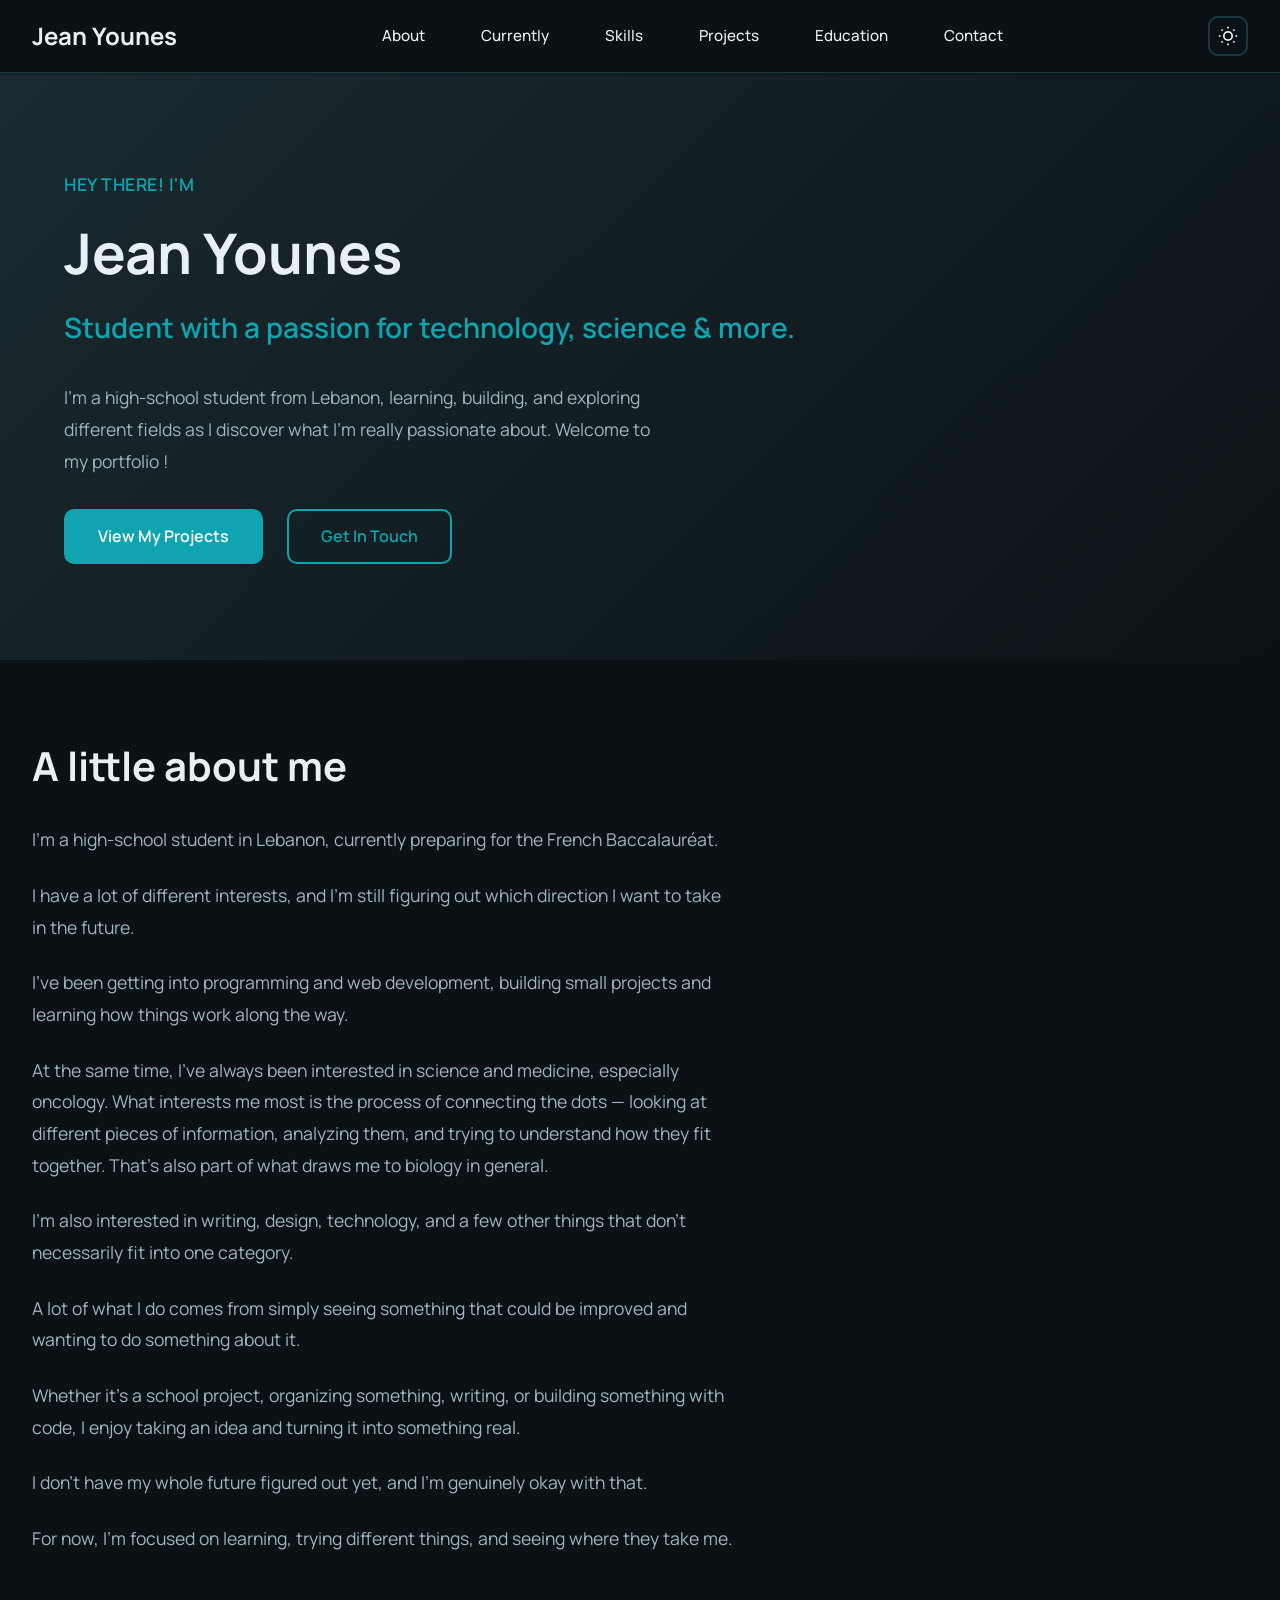
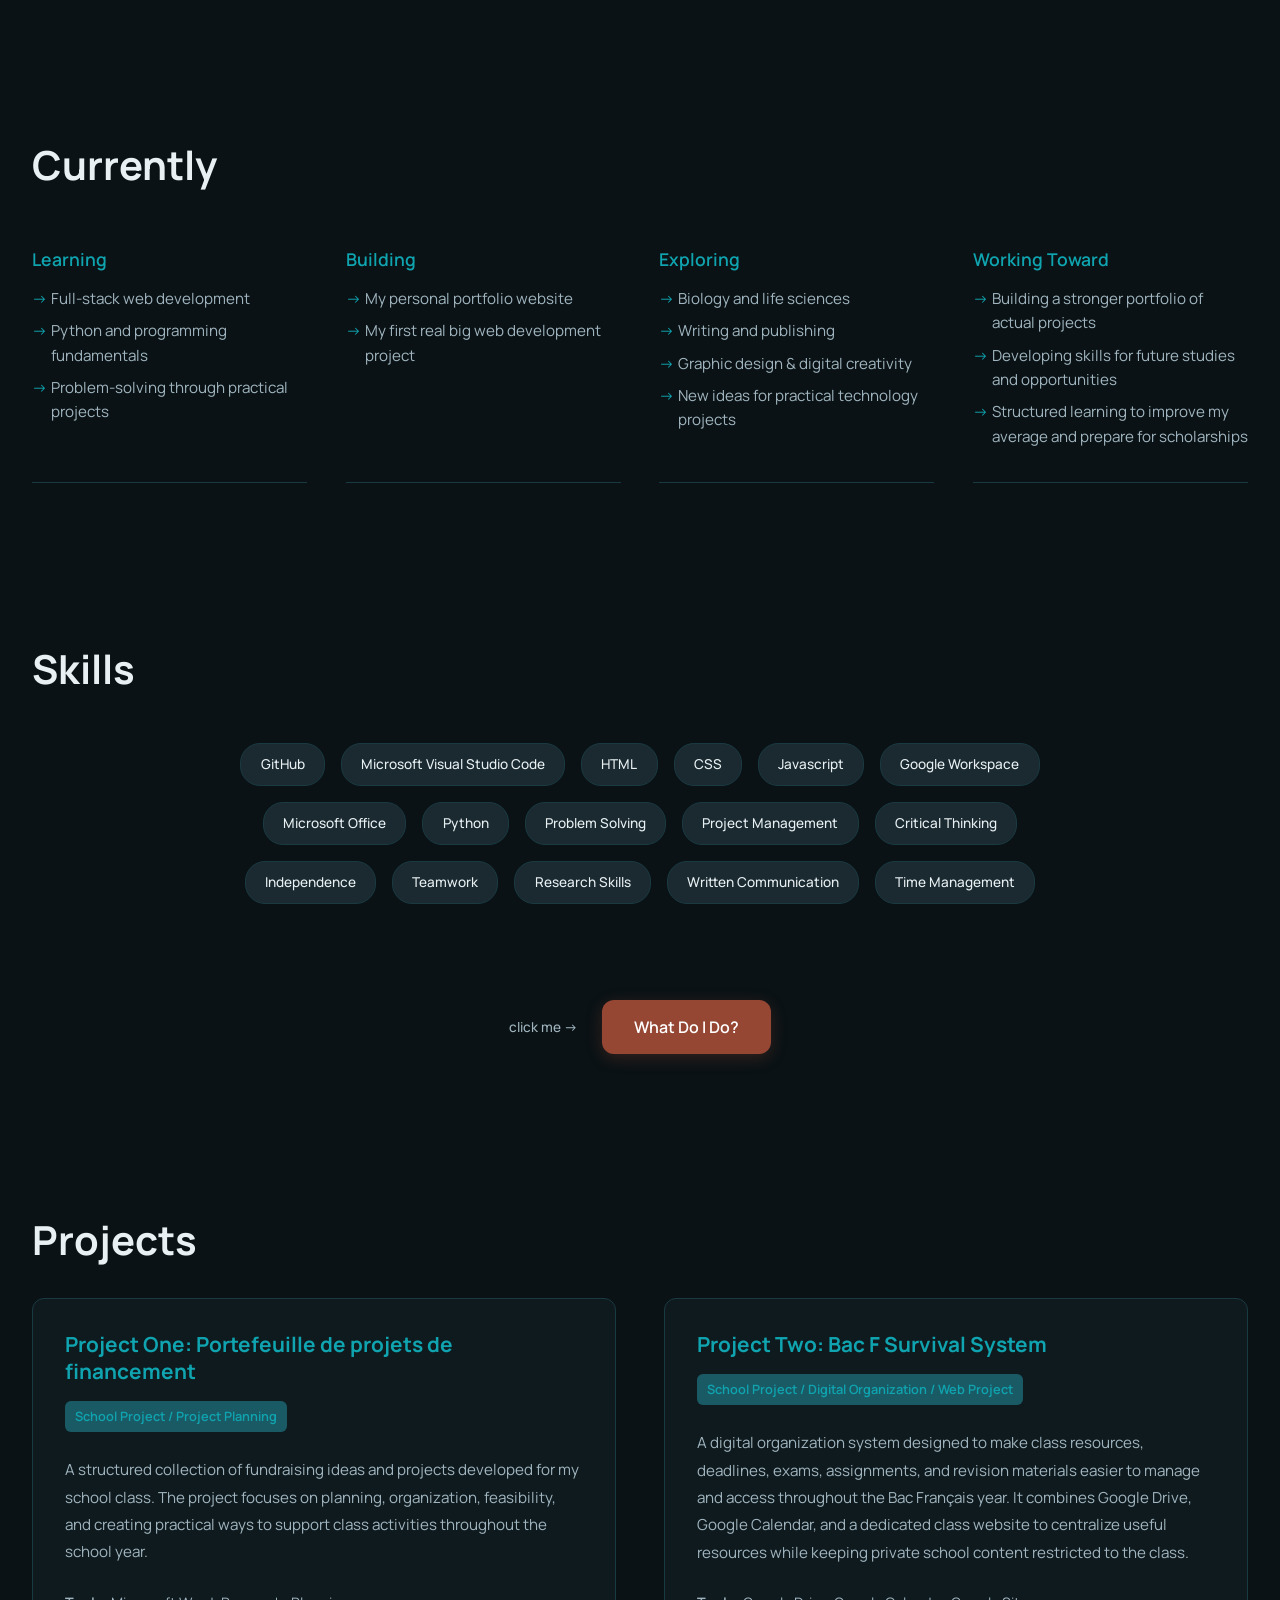
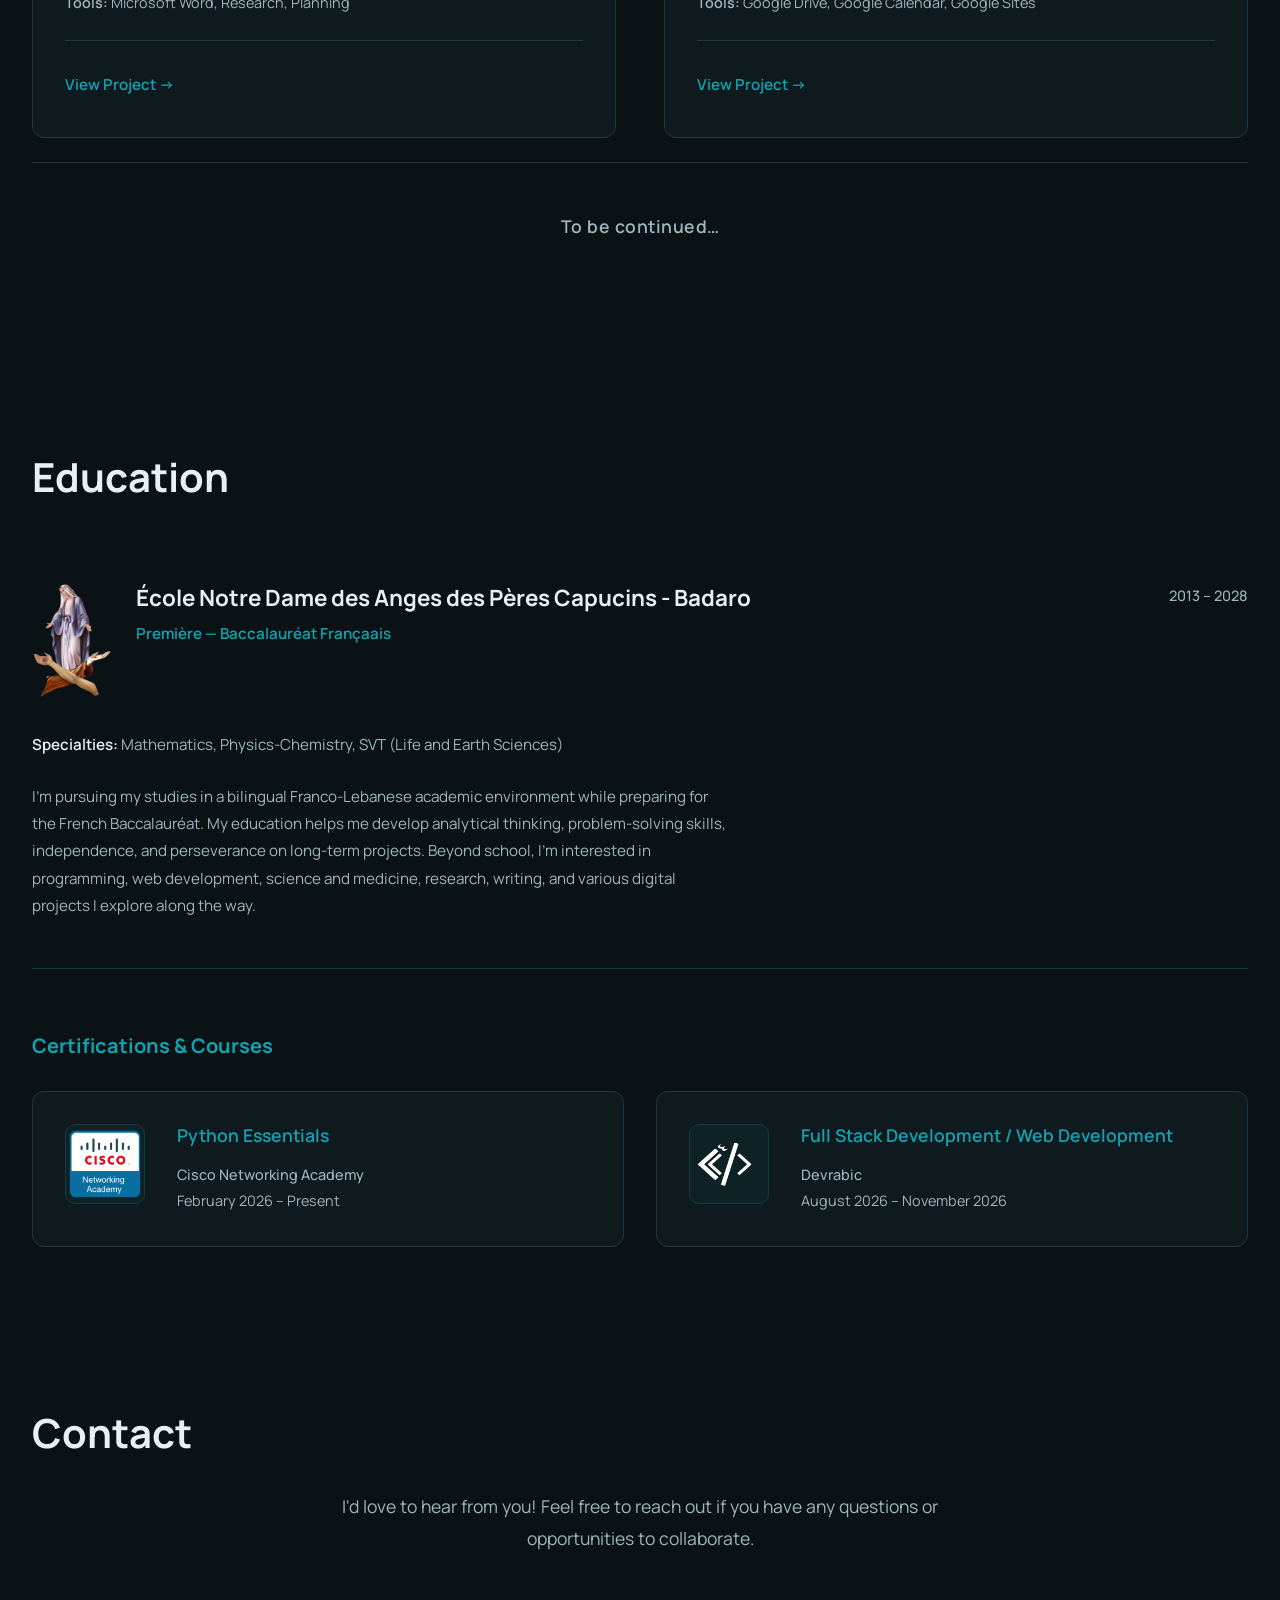
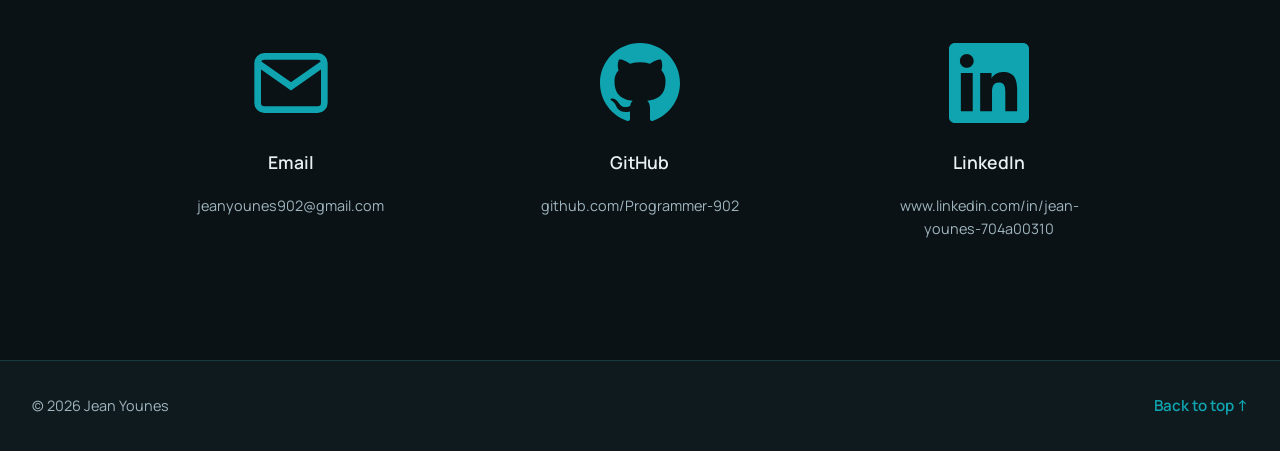
<file: index.html>
<!DOCTYPE html>
<html lang="en">
<head>
    <meta charset="UTF-8">
    <meta name="viewport" content="width=device-width, initial-scale=1.0">
    <meta name="description" content="Jean Younes - Student & aspiring software developer. Portfolio showcasing skills, projects, and experience.">
    <title>Jean Younes - Portfolio</title>

    <!-- Social Media Preview -->
     <meta property="og:title" content="Jean Younes - Portfolio"> 
     <meta property="og:description" content="Explore my projects, skills, and learning journey">
     <meta property="og:image" content="https://github.com/Programmer-902/jean-portfolio/blob/f0c4b8c74071ed7f78ae275f9b579db0210224ec/assets/images/preview.jpeg">
    
    <!-- Google Fonts - Manrope -->
    <link rel="preconnect" href="https://fonts.googleapis.com">
    <link rel="preconnect" href="https://fonts.gstatic.com" crossorigin>
    <link href="https://fonts.googleapis.com/css2?family=Manrope:wght@400;500;600;700&display=swap" rel="stylesheet">
    
    <!-- Stylesheet -->
    <link rel="stylesheet" href="style.css">
</head>
<body>
    <!-- NAVBAR -->
    <header class="navbar">
        <nav class="navbar-container">
            <div class="navbar-brand">
                <h1>Jean Younes</h1>
            </div>
            <ul class="nav-menu" id="nav-menu">
                <li><a href="#about">About</a></li>
                <li><a href="#currently">Currently</a></li>
                <li><a href="#skills">Skills</a></li>
                <li><a href="#projects">Projects</a></li>
                <li><a href="#education">Education</a></li>
                <li><a href="#contact">Contact</a></li>
            </ul>
            <button class="theme-toggle" id="theme-toggle" aria-label="Toggle dark/light mode" aria-pressed="true">
                <svg class="theme-icon-light" viewBox="0 0 24 24" fill="none" stroke="currentColor" stroke-width="2">
                    <circle cx="12" cy="12" r="5"></circle>
                    <line x1="12" y1="1" x2="12" y2="3"></line>
                    <line x1="12" y1="21" x2="12" y2="23"></line>
                    <line x1="4.22" y1="4.22" x2="5.64" y2="5.64"></line>
                    <line x1="18.36" y1="18.36" x2="19.78" y2="19.78"></line>
                    <line x1="1" y1="12" x2="3" y2="12"></line>
                    <line x1="21" y1="12" x2="23" y2="12"></line>
                    <line x1="4.22" y1="19.78" x2="5.64" y2="18.36"></line>
                    <line x1="18.36" y1="5.64" x2="19.78" y2="4.22"></line>
                </svg>
                <svg class="theme-icon-dark" viewBox="0 0 24 24" fill="currentColor">
                    <path d="M21 12.79A9 9 0 1 1 11.21 3 7 7 0 0 0 21 12.79z"></path>
                </svg>
            </button>
            <button class="mobile-menu-btn" id="mobile-menu-btn" aria-label="Open navigation menu">
                <span></span>
                <span></span>
                <span></span>
            </button>
        </nav>
    </header>

    <!-- MAIN CONTENT -->
    <main>
        <!-- HERO SECTION -->
        <section id="hero" class="hero">
            <div class="hero-content">
                <p class="hero-intro">HEY THERE! I'M</p>
                <h2 class="hero-heading">Jean Younes</h2>
                <p class="hero-subtitle">Student with a passion for technology, science & more.</p>
                <p class="hero-description">
                   I'm a high-school student from Lebanon, learning, building, and exploring different fields as I discover what I'm really passionate about.
                   Welcome to my portfolio !
                </p>
                <div class="hero-buttons">
                    <a href="#projects" class="btn btn-primary">View My Projects</a>
                    <a href="#contact" class="btn btn-secondary">Get In Touch</a>
                </div>
            </div>
        </section>

        <!-- ABOUT SECTION -->
        <section id="about" class="about">
            <div class="about-container">
                <h2>A little about me</h2>
                <p>
                    I'm a high-school student in Lebanon, currently preparing for the French Baccalauréat.
                </p>
                <p>
                    I have a lot of different interests, and I'm still figuring out which direction I want to take in the future.
                </p>
                <p>
                    I've been getting into programming and web development, building small projects and learning how things work along the way.
                </p>
                <p>
                    At the same time, I've always been interested in science and medicine, especially oncology. What interests me most is the process of connecting the dots — looking at different pieces of information, analyzing them, and trying to understand how they fit together. That's also part of what draws me to biology in general.
                </p>
                <p>
                    I'm also interested in writing, design, technology, and a few other things that don't necessarily fit into one category.
                </p>
                <p>
                    A lot of what I do comes from simply seeing something that could be improved and wanting to do something about it.
                </p>
                <p>
                    Whether it's a school project, organizing something, writing, or building something with code, I enjoy taking an idea and turning it into something real.
                </p>
                <p>
                    I don't have my whole future figured out yet, and I'm genuinely okay with that.
                </p>
                <p>
                    For now, I'm focused on learning, trying different things, and seeing where they take me.
                </p>
            </div>
        </section>


        <!-- CURRENTLY SECTION -->
        <section id="currently" class="currently">
            <div class="currently-container">
                <h2>Currently</h2>
                <div class="currently-grid">
                    <article class="currently-card">
                        <h3>Learning</h3>
                        <ul class="currently-list">
                            <li>Full-stack web development</li>
                            <li>Python and programming fundamentals</li>
                            <li>Problem-solving through practical projects</li>
                        </ul>
                    </article>
                    <article class="currently-card">
                        <h3>Building</h3>
                        <ul class="currently-list">
                            <li>My personal portfolio website</li>
                            <li>My first real big web development project</li>
                        </ul>
                    </article>
                    <article class="currently-card">
                        <h3>Exploring</h3>
                        <ul class="currently-list">
                            <li>Biology and life sciences</li>
                            <li>Writing and publishing</li>
                            <li>Graphic design & digital creativity</li>
                            <li>New ideas for practical technology projects</li>
                        </ul>
                    </article>
                    <article class="currently-card">
                        <h3>Working Toward</h3>
                        <ul class="currently-list">
                            <li>Building a stronger portfolio of actual projects</li>
                            <li>Developing skills for future studies and opportunities</li>
                            <li>Structured learning to improve my average and prepare for scholarships</li>
                        </ul>
                    </article>
                </div>
            </div>
        </section>

        <!-- SKILLS SECTION -->
        <section id="skills" class="skills">
            <div class="skills-container">
                <h2>Skills</h2>
                
                <!-- Floating Skills View (Default) -->
                <div id="skills-view" class="skills-view active">
                    <div class="skills-badges-container">
                        <div class="skills-badges">
                            <span class="skill-badge">GitHub</span>
                            <span class="skill-badge">Microsoft Visual Studio Code</span>
                            <span class="skill-badge">HTML</span>
                            <span class="skill-badge">CSS</span>
                            <span class="skill-badge">Javascript</span>
                            <span class="skill-badge">Google Workspace</span>
                            <span class="skill-badge">Microsoft Office</span>
                            <span class="skill-badge">Python</span>
                            <span class="skill-badge">Problem Solving</span>
                            <span class="skill-badge">Project Management</span>
                            <span class="skill-badge">Critical Thinking</span>
                            <span class="skill-badge">Independence</span>
                            <span class="skill-badge">Teamwork</span>
                            <span class="skill-badge">Research Skills</span>
                            <span class="skill-badge">Written Communication</span>
                            <span class="skill-badge">Time Management</span>
                        </div>
                    </div>
                    <div class="skills-toggle-area">
                        <p class="skills-hint">click me →</p>
                        <button class="skills-center-btn" id="show-what-i-do-btn" aria-label="Show What I Do">
                            <span class="btn-text">What Do I Do?</span>
                        </button>
                    </div>
                </div>

                <!-- What I Do View (Hidden by default) -->
                <div id="what-i-do-view" class="skills-view">
                    <div class="what-i-do-header">
                        <h3>What I Do</h3>
                    </div>
                    <div class="what-i-do-list">
                        <article class="what-i-do-item">
                            <h4>Web Development</h4>
                            <p>Building and improving websites while learning modern web technologies.</p>
                        </article>
                        <article class="what-i-do-item">
                            <h4>Programming</h4>
                            <p>Learning Python and JavaScript through problem-solving and practical projects.</p>
                        </article>
                        <article class="what-i-do-item">
                            <h4>Digital Systems & Organization</h4>
                            <p>Turning information, ideas and processes into structured systems that are easier to use.</p>
                        </article>
                        <article class="what-i-do-item">
                            <h4>Writing & Design</h4>
                            <p>Combining writing, research and visual design to communicate ideas clearly.</p>
                        </article>
                    </div>
                    <button class="show-skills-btn" id="show-skills-btn" aria-label="Return to Skills">
                        Show My Skills
                    </button>
                </div>
            </div>
        </section>

        <!-- PROJECTS SECTION -->
        <section id="projects" class="projects">
            <div class="projects-container">
                <h2>Projects</h2>
                <div class="projects-grid">
                    <!-- Project Card 1 -->
                    <article class="project-card">
                        <div class="project-card-content">
                            <h3>Project One: Portefeuille de projets de financement</h3>
                            <p class="project-category">School Project / Project Planning</p>
                            <p class="project-description">
                               A structured collection of fundraising ideas and projects developed for my school class. The project focuses on planning, organization, feasibility, and creating practical ways to support class activities throughout the school year.
                            </p>
                            <p class="project-tech">
                                <strong>Tools:</strong> Microsoft Word, Research, Planning
                            </p>
                            <a href="Projects\project1.html" class="project-link">View Project →</a>
                        </div>
                    </article>

                    <!-- Project Card 2 -->
                    <article class="project-card">
                        <div class="project-card-content">
                            <h3>Project Two: Bac F Survival System</h3>
                            <p class="project-category">School Project / Digital Organization / Web Project</p>
                            <p class="project-description">
                                A digital organization system designed to make class resources, deadlines, exams, assignments, and revision materials easier to manage and access throughout the Bac Français year. It combines Google Drive, Google Calendar, and a dedicated class website to centralize useful resources while keeping private school content restricted to the class.
                            </p>
                            <p class="project-tech">
                                <strong>Tools:</strong> Google Drive, Google Calendar, Google Sites
                            </p>
                            <a href="Projects\project2.html" class="project-link">View Project →</a>
                        </div>
                    </article>

                </div>
                <div class="projects-continue">
                    <p>To be continued…</p>
                </div>
            </div>
        </section>

        <!-- EDUCATION SECTION -->
        <section id="education" class="education">
            <div class="education-container">
                <h2>Education</h2>
                
                <!-- School -->
                <div class="education-entry">
                    <div class="school-entry">
                        <div class="school-logo-container">
                            <img src="assets\images\NDA.png" alt="NDA Logo" class="school-logo">
                            <div class="school-header">
                                <div class="school-info">
                                    <h3>École Notre Dame des Anges des Pères Capucins - Badaro</h3>
                                    <p class="school-level">Première — Baccalauréat Françaais</p>
                                </div>
                                <div class="school-meta">
                                    <p class="school-dates">2013 – 2028</p>
                                </div>
                            </div>
                        </div>
                        <div class="school-specialties">
                            <p class="school-specialty"><strong>Specialties:</strong> Mathematics, Physics-Chemistry, SVT (Life and Earth Sciences)</p>
                        </div>
                        <p class="school-description">
                            I'm pursuing my studies in a bilingual Franco-Lebanese academic environment while preparing for the French Baccalauréat. My education helps me develop analytical thinking, problem-solving skills, independence, and perseverance on long-term projects. Beyond school, I'm interested in programming, web development, science and medicine, research, writing, and various digital projects I explore along the way.
                        </p>
                    </div>
                </div>

                <!-- Certifications & Courses -->
                <div class="certifications">
                    <h3>Certifications & Courses</h3>
                    <div class="certifications-list">
                        <div class="certification-item">
                            <div class="cert-logo-placeholder">
                                <img src="assets\images\cisco.png" alt="Cisco Logo" class="cert-placeholder-icon">
                            </div>
                            <div class="cert-content">
                                <h4>Python Essentials</h4>
                                <p class="cert-org">Cisco Networking Academy</p>
                                <p class="cert-date">February 2026 – Present</p>
                            </div>
                        </div>

                        <div class="certification-item">
                            <div class="cert-logo-placeholder">
                                <img src="assets\images\devrabic.png" alt="Devrabic Logo" class="cert-placeholder-icon">
                            </div>
                            <div class="cert-content">
                                <h4>Full Stack Development / Web Development</h4>
                                <p class="cert-org">Devrabic</p>
                                <p class="cert-date">August 2026 – November 2026</p>
                            </div>
                        </div>
                    </div>
                </div>
            </div>
        </section>

        <!-- CONTACT SECTION -->
        <section id="contact" class="contact">
            <div class="contact-container">
                <h2>Contact</h2>
                <p class="contact-intro">
                    I'd love to hear from you! Feel free to reach out if you have any questions or opportunities to collaborate.
                </p>
                <div class="contact-items">
                    <!-- Email -->
                    <a href="mailto:jeanyounes902@gmail.com" class="contact-item">
                        <div class="contact-icon">
                            <svg viewBox="0 0 24 24" fill="none" stroke="currentColor" stroke-width="2">
                                <path d="M4 4h16c1.1 0 2 .9 2 2v12c0 1.1-.9 2-2 2H4c-1.1 0-2-.9-2-2V6c0-1.1.9-2 2-2z"></path>
                                <polyline points="22,6 12,13 2,6"></polyline>
                            </svg>
                        </div>

                        <div class="contact-content">
                            <p class="contact-label">Email</p>
                            <p class="contact-value">jeanyounes902@gmail.com</p>
                        </div>
                    </a>
                    <!-- GitHub -->
                    <a href="https://github.com/Programmer-902" target="_blank" rel="noopener noreferrer" class="contact-item">
                        <div class="contact-icon">
                            <svg viewBox="0 0 24 24" fill="currentColor">
                                <path d="M12 0c-6.626 0-12 5.373-12 12 0 5.302 3.438 9.8 8.207 11.387.599.111.793-.261.793-.577v-2.234c-3.338.726-4.033-1.416-4.033-1.416-.546-1.387-1.333-1.756-1.333-1.756-1.089-.745.083-.729.083-.729 1.205.084 1.839 1.237 1.839 1.237 1.07 1.834 2.807 1.304 3.492.997.107-.775.418-1.305.762-1.604-2.665-.305-5.467-1.334-5.467-5.931 0-1.311.469-2.381 1.236-3.221-.124-.303-.535-1.524.117-3.176 0 0 1.008-.322 3.301 1.23.957-.266 1.983-.399 3.003-.404 1.02.005 2.047.138 3.006.404 2.291-1.552 3.297-1.23 3.297-1.23.653 1.653.242 2.874.118 3.176.77.84 1.235 1.911 1.235 3.221 0 4.609-2.807 5.624-5.479 5.921.43.372.823 1.102.823 2.222v 3.293c0 .319.192.694.801.576 4.765-1.589 8.199-6.086 8.199-11.386 0-6.627-5.373-12-12-12z"></path>
                            </svg>
                        </div>
                        <div class="contact-content">
                            <p class="contact-label">GitHub</p>
                            <p class="contact-value">github.com/Programmer-902</p>
                        </div>
                    </a>

                    <!-- LinkedIn -->
                    <a href="https://www.linkedin.com/in/jean-younes-704a00310" target="_blank" rel="noopener noreferrer" class="contact-item">
                        <div class="contact-icon">
                            <svg viewBox="0 0 24 24" fill="currentColor">
                                <path d="M20.447 20.452h-3.554v-5.569c0-1.328-.027-3.037-1.852-3.037-1.853 0-2.136 1.445-2.136 2.939v5.667H9.351V9h3.414v1.561h.046c.477-.9 1.637-1.85 3.37-1.85 3.601 0 4.267 2.37 4.267 5.455v6.286zM5.337 7.433c-1.144 0-2.063-.926-2.063-2.065 0-1.138.92-2.063 2.063-2.063 1.14 0 2.064.925 2.064 2.063 0 1.139-.925 2.065-2.064 2.065zm1.782 13.019H3.555V9h3.564v11.452zM22.225 0H1.771C.792 0 0 .774 0 1.729v20.542C0 23.227.792 24 1.771 24h20.451C23.2 24 24 23.227 24 22.271V1.729C24 .774 23.2 0 22.225 0z"></path>
                            </svg>
                        </div>
                        <div class="contact-content">
                            <p class="contact-label">LinkedIn</p>
                            <p class="contact-value">www.linkedin.com/in/jean-younes-704a00310</p>
                        </div>
                    </a>
                </div>
            </div>
        </section>
    </main>

    <!-- FOOTER -->
    <footer class="footer">
        <div class="footer-container">
            <p>&copy; 2026 Jean Younes</p>
            <a href="#hero" class="footer-link" aria-label="Back to top">Back to top ↑</a>
        </div>
    </footer>

    <!-- JavaScript -->
    <script src="script.js"></script>
</body>
</html>
</file>
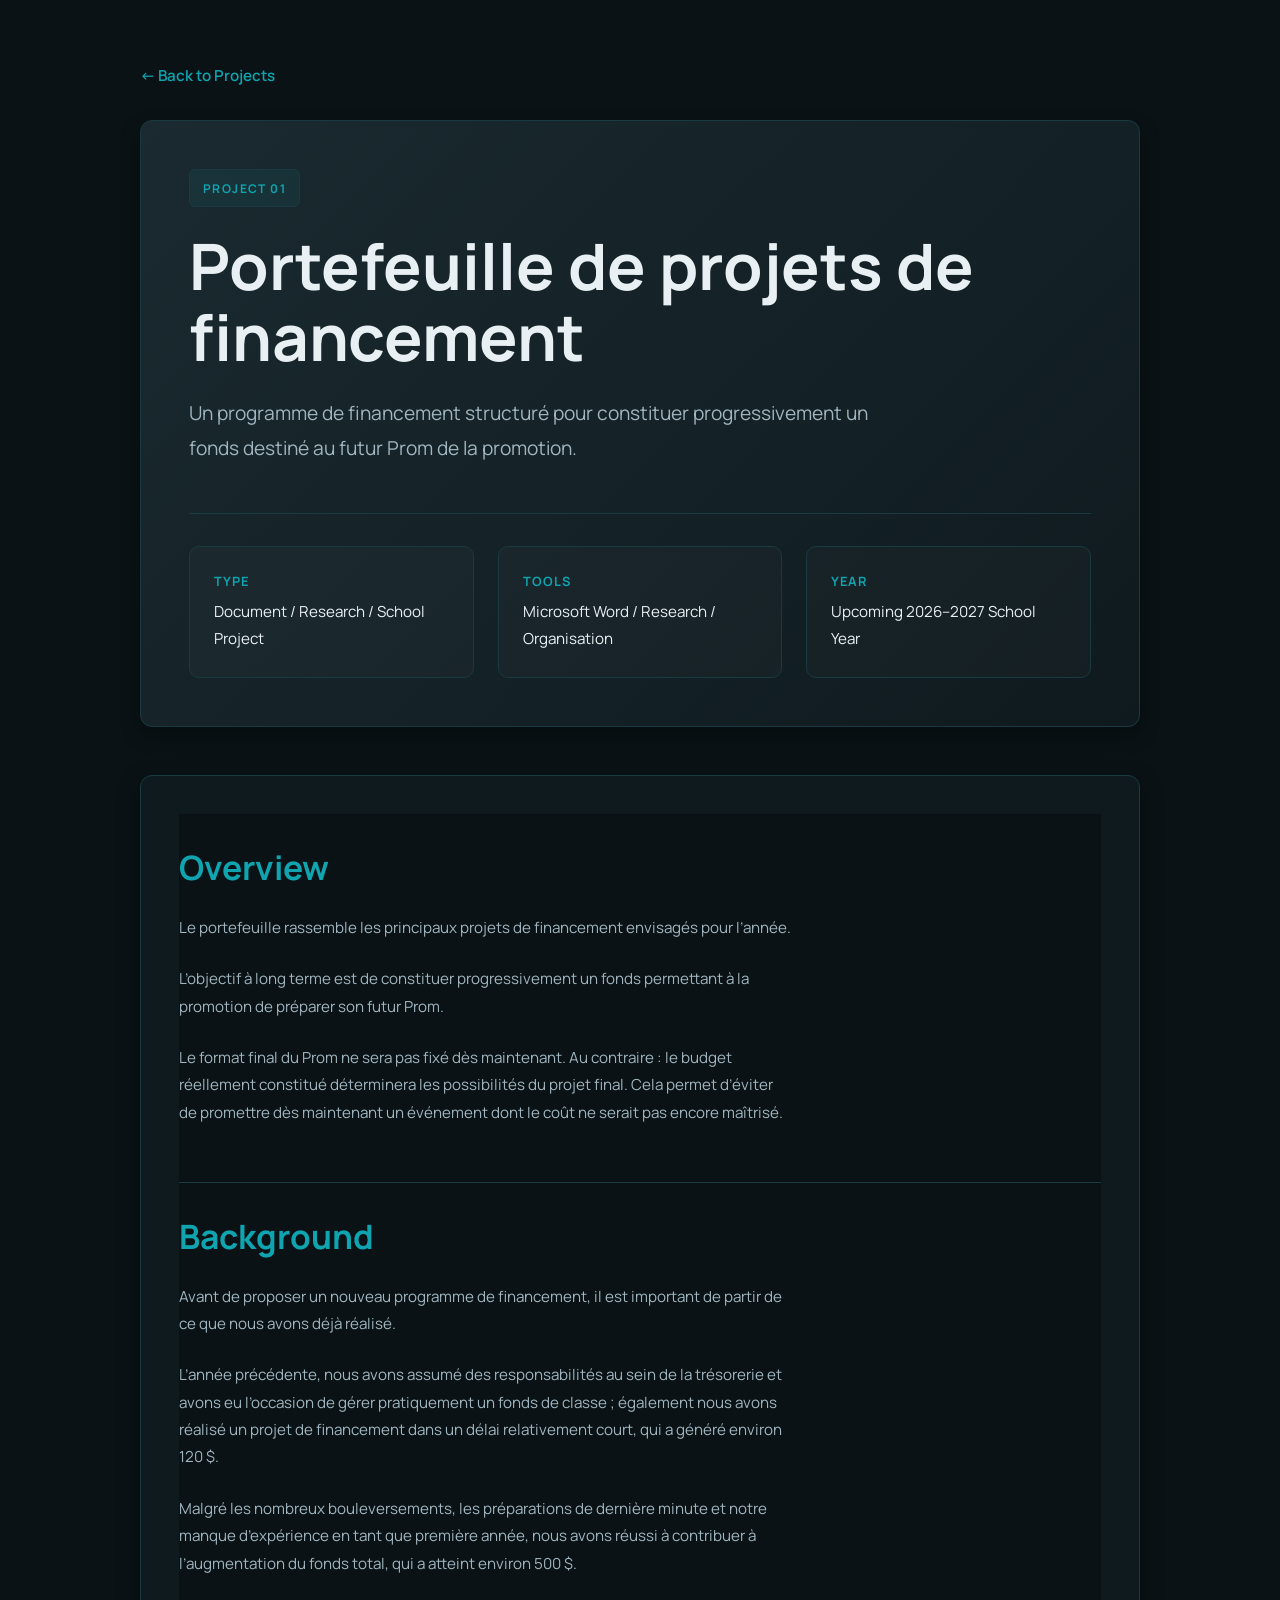
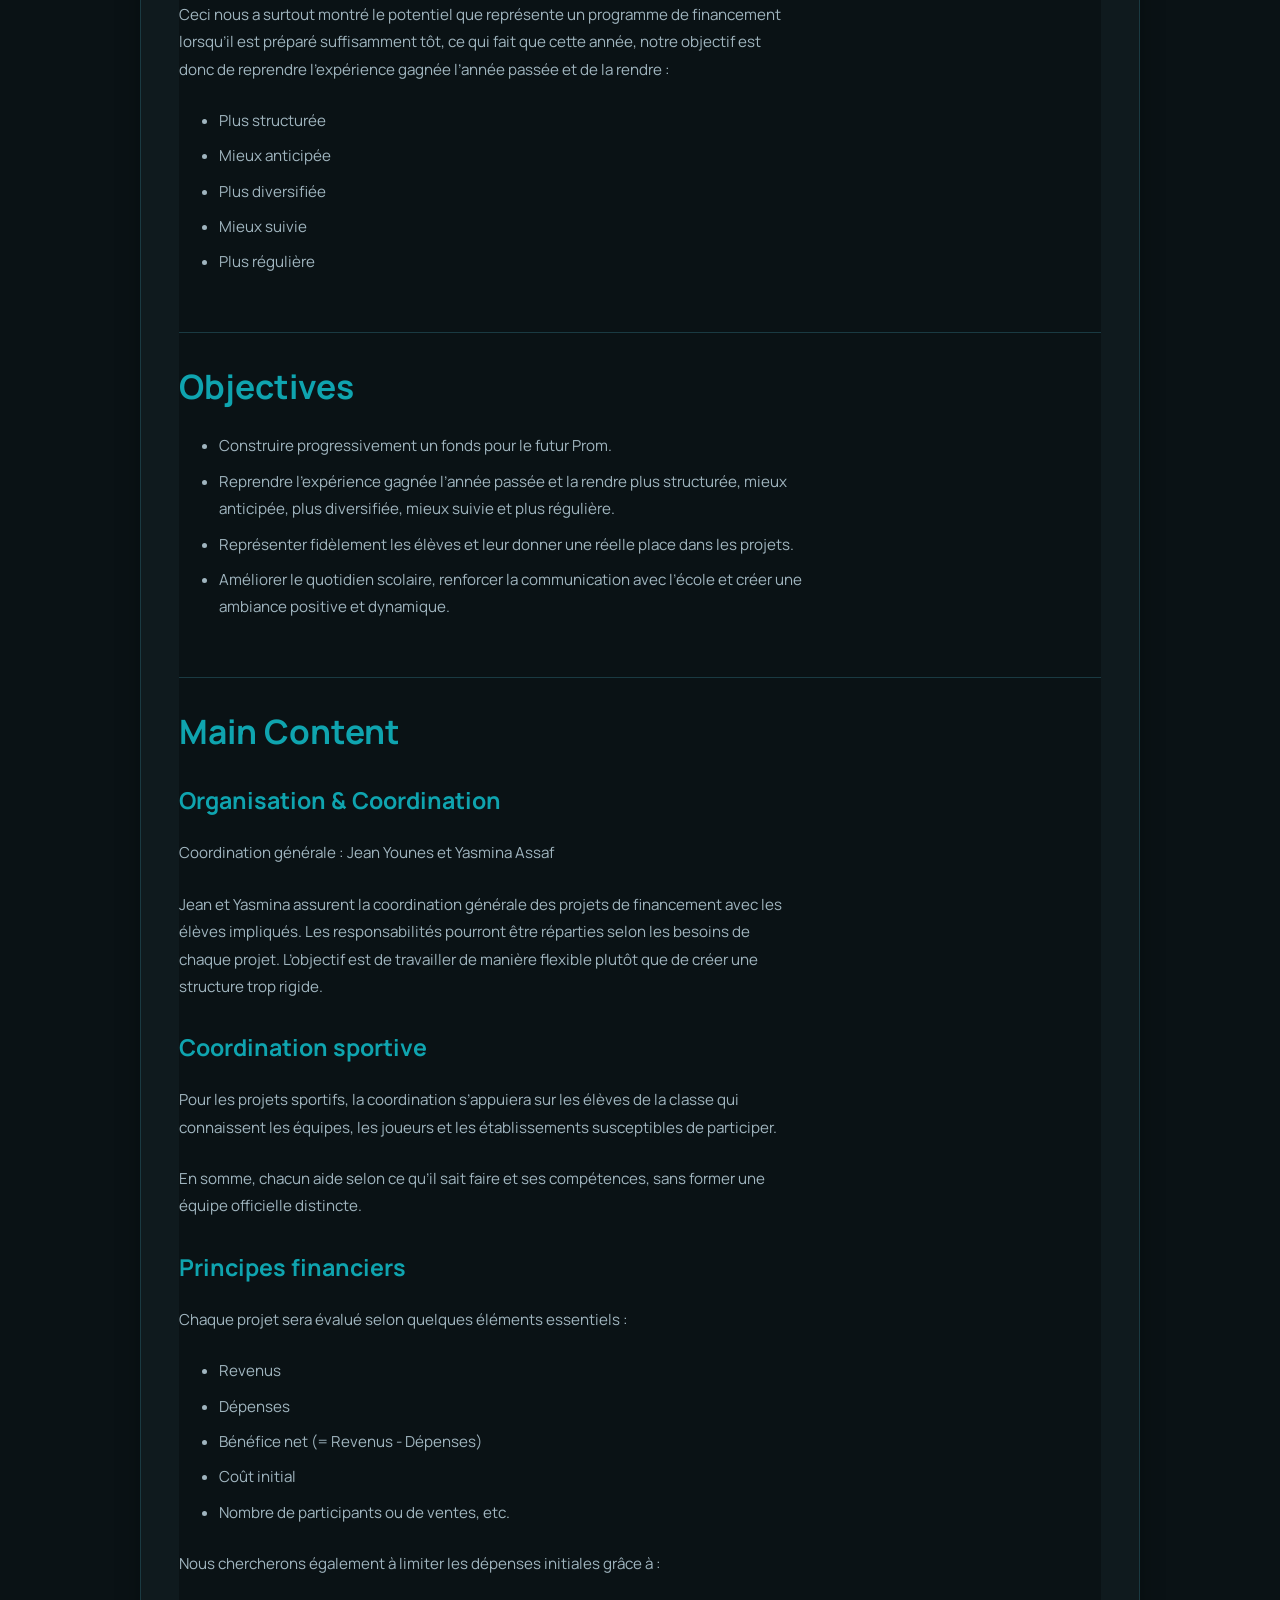
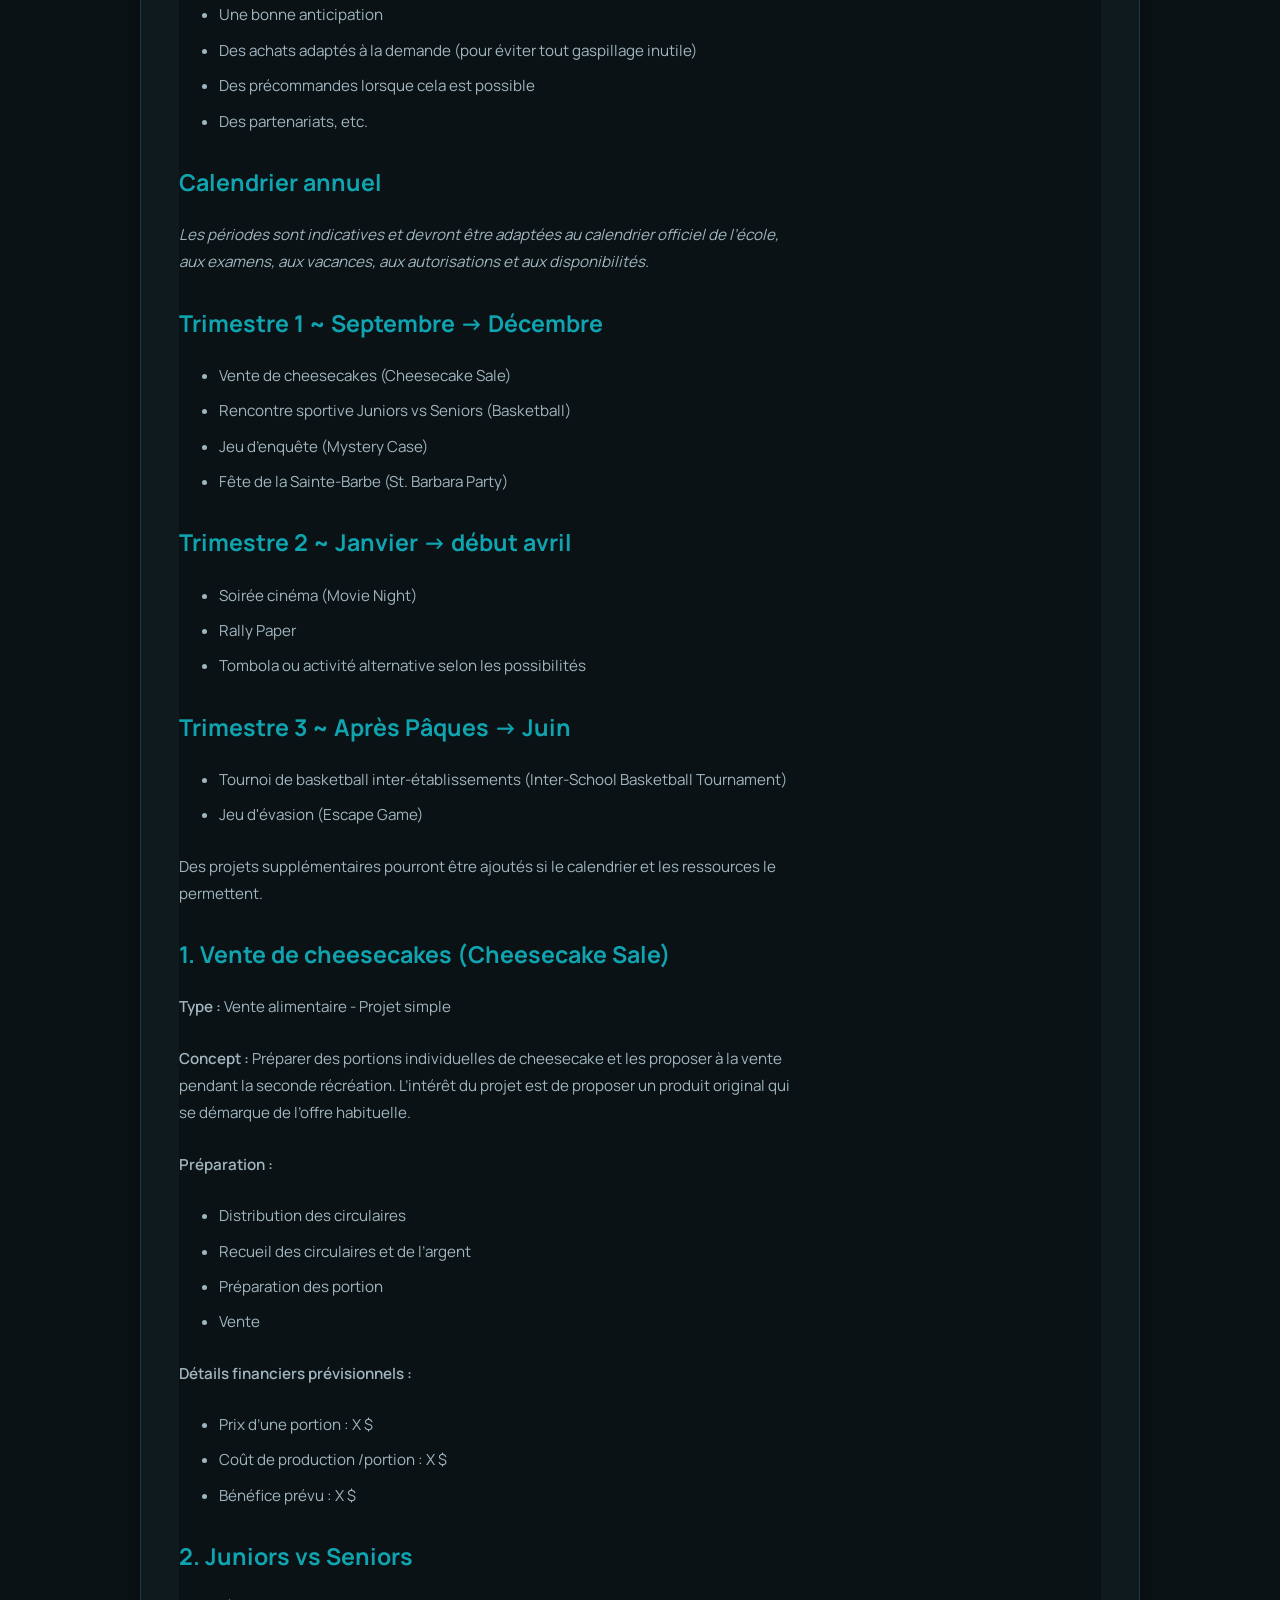
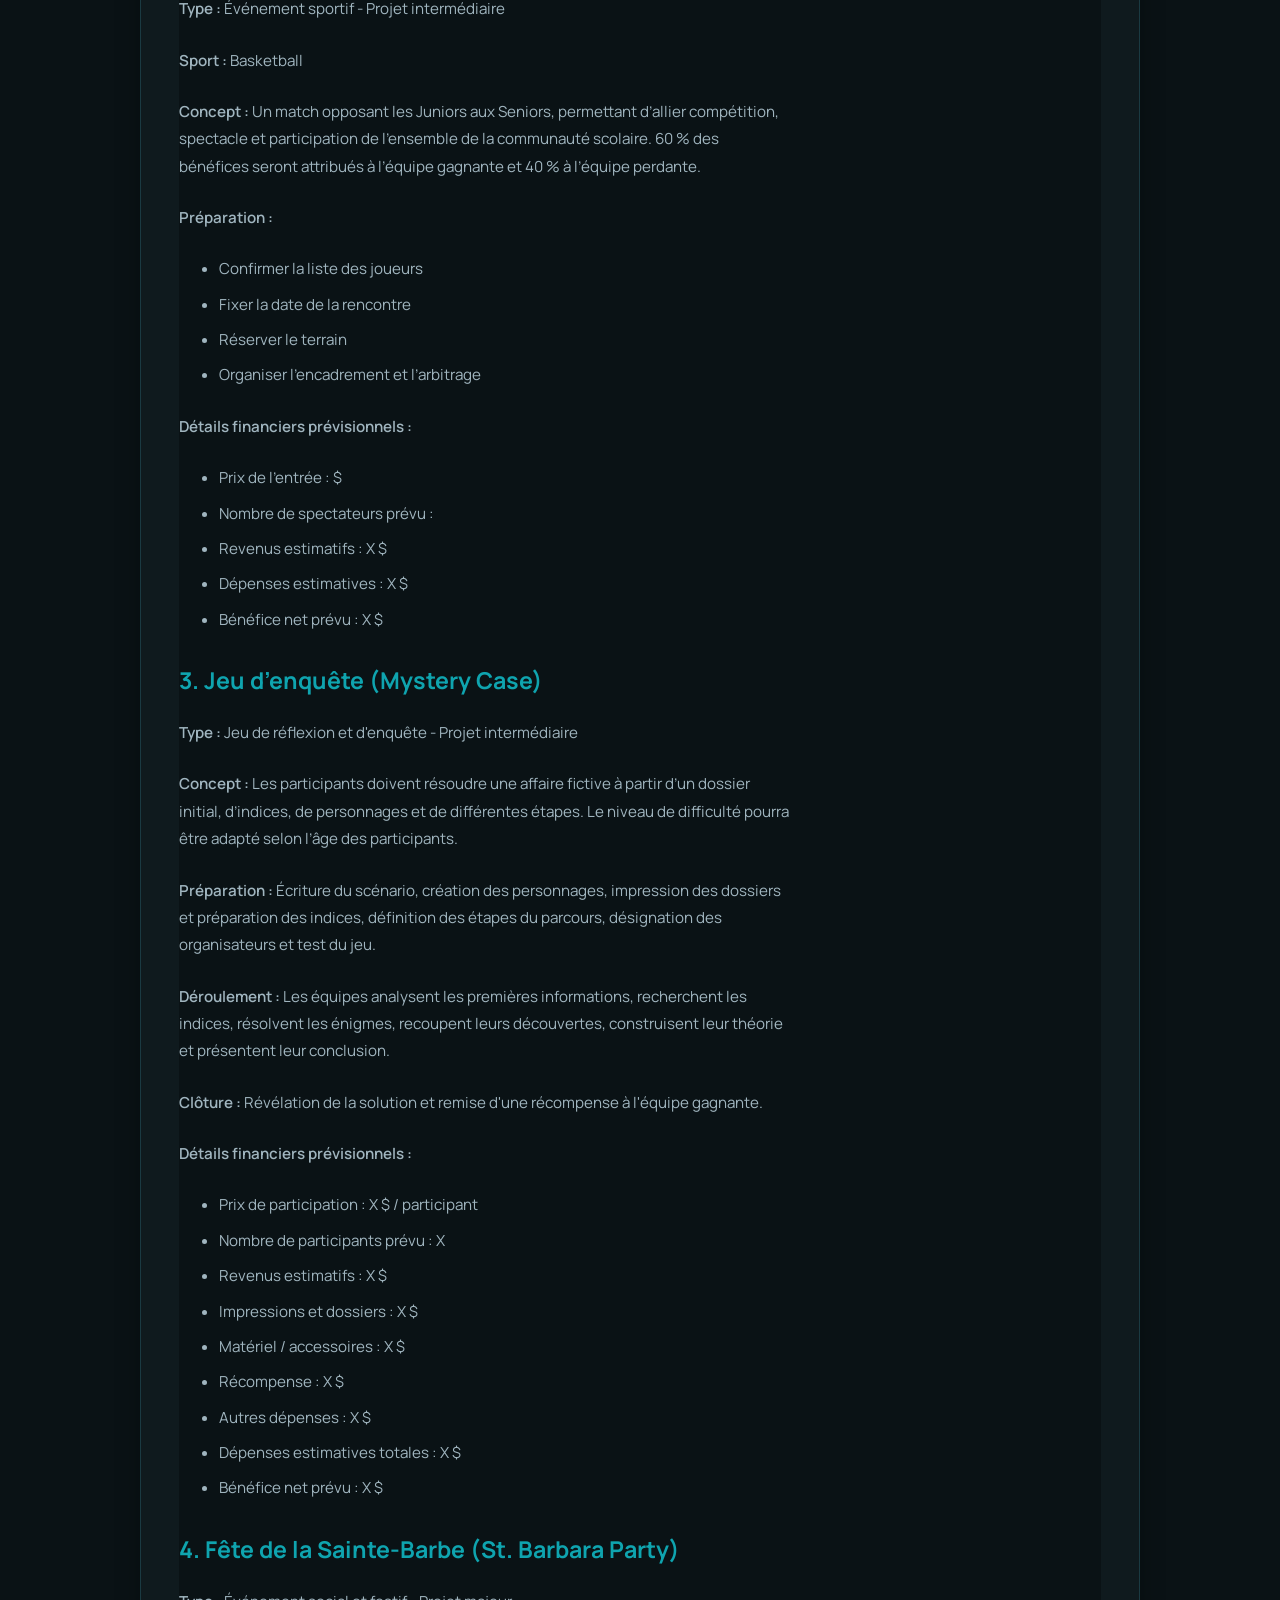
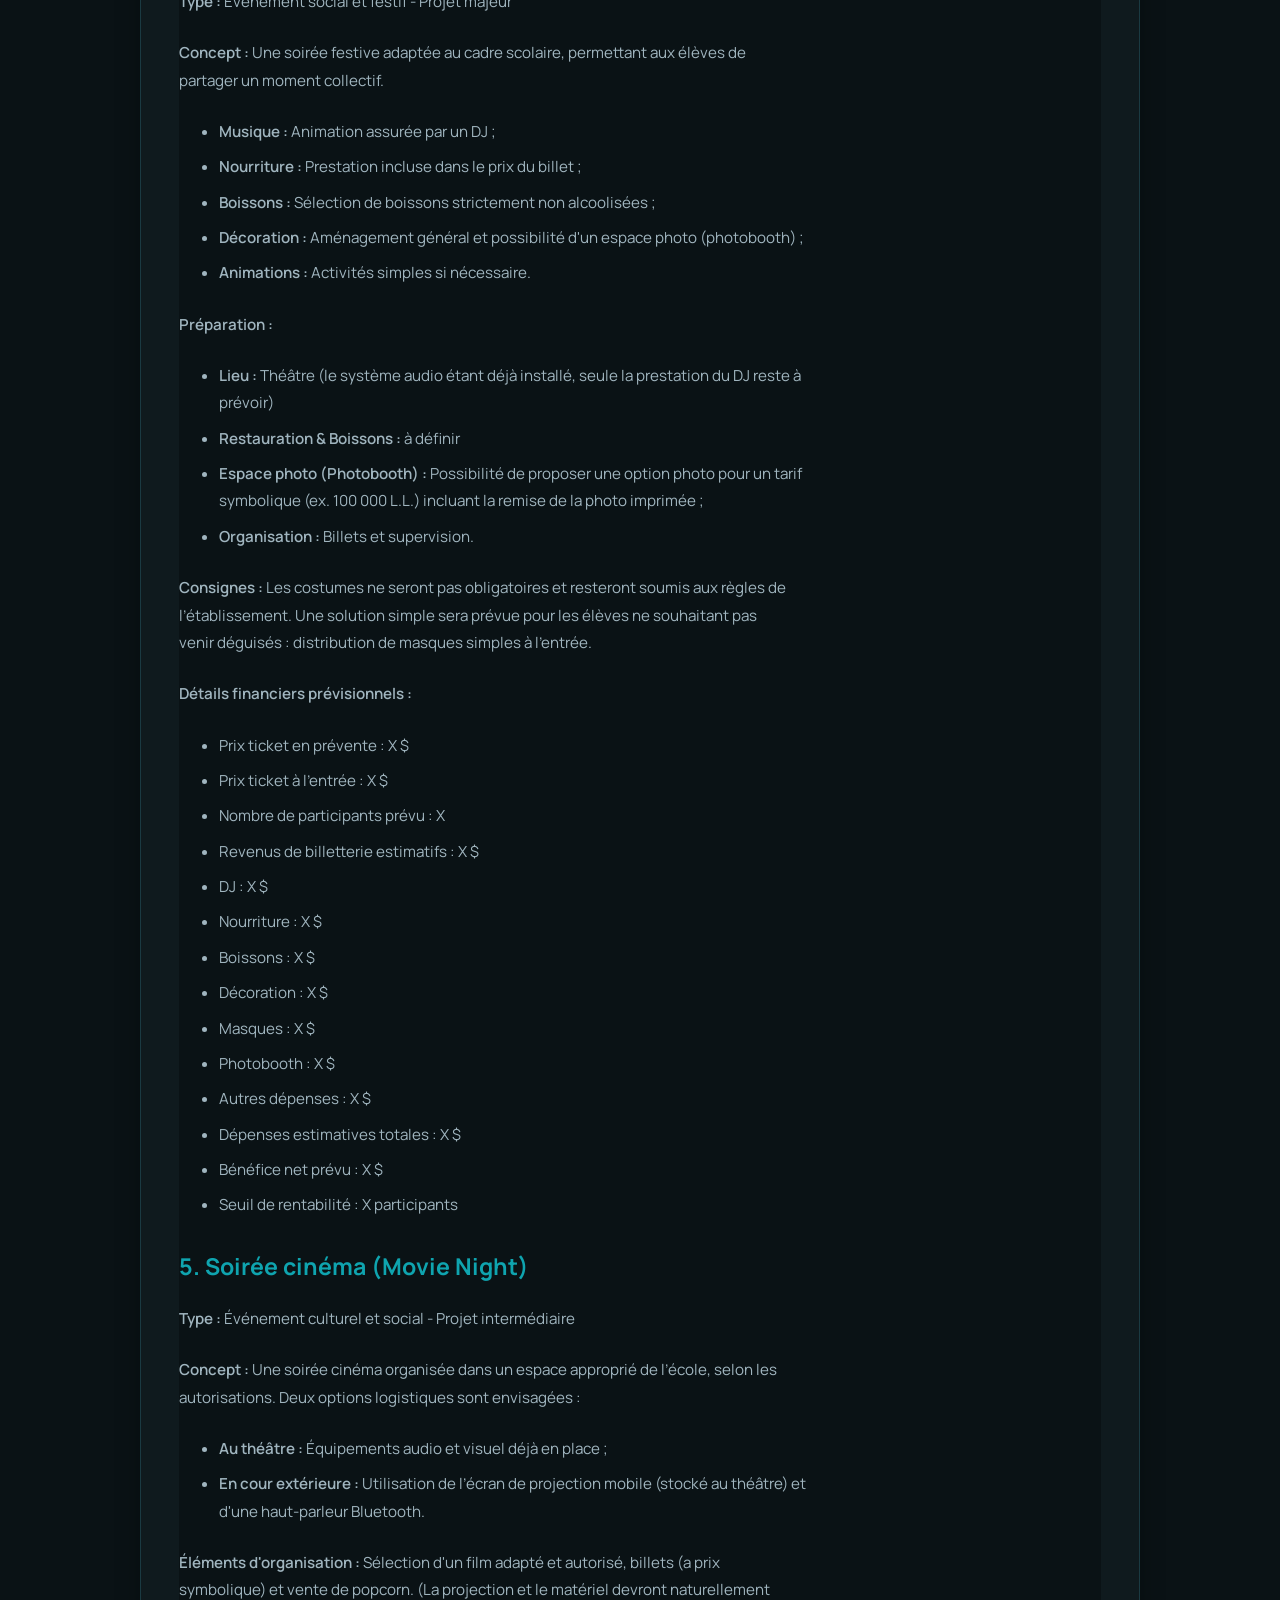
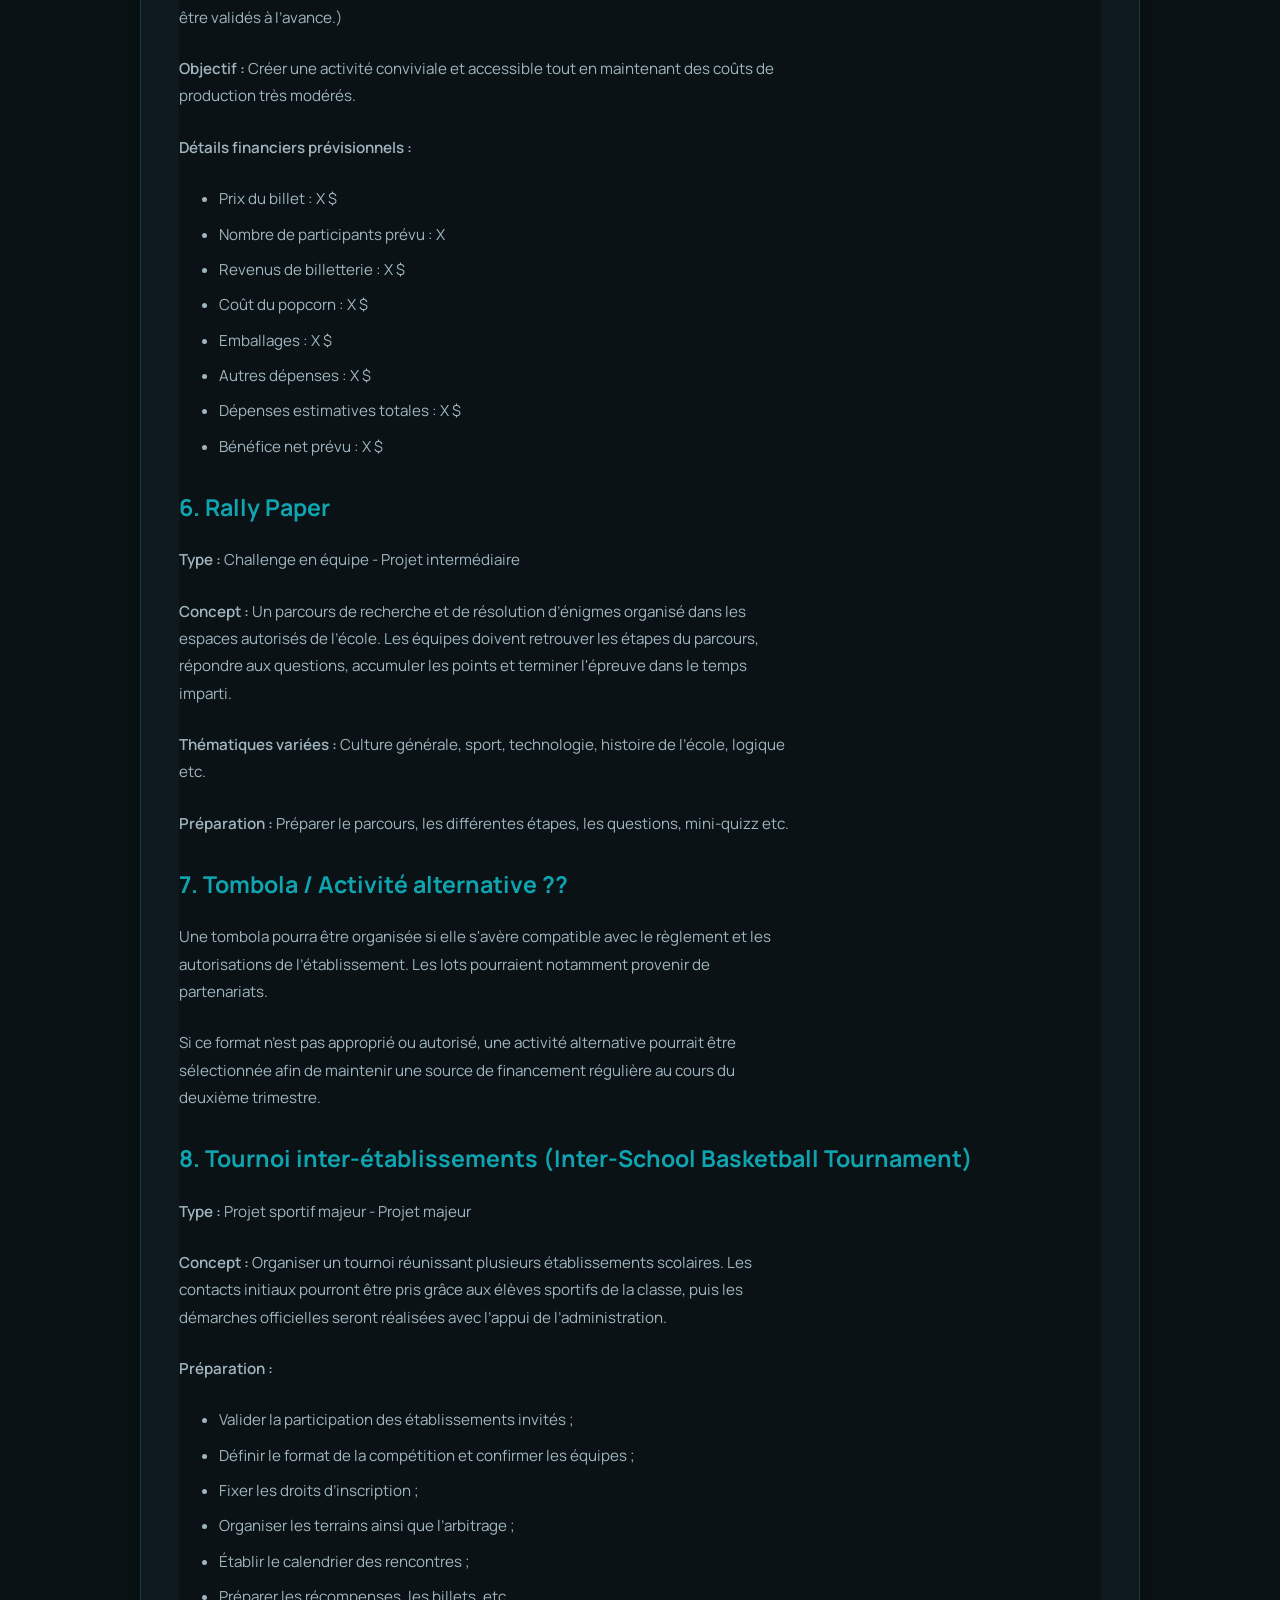
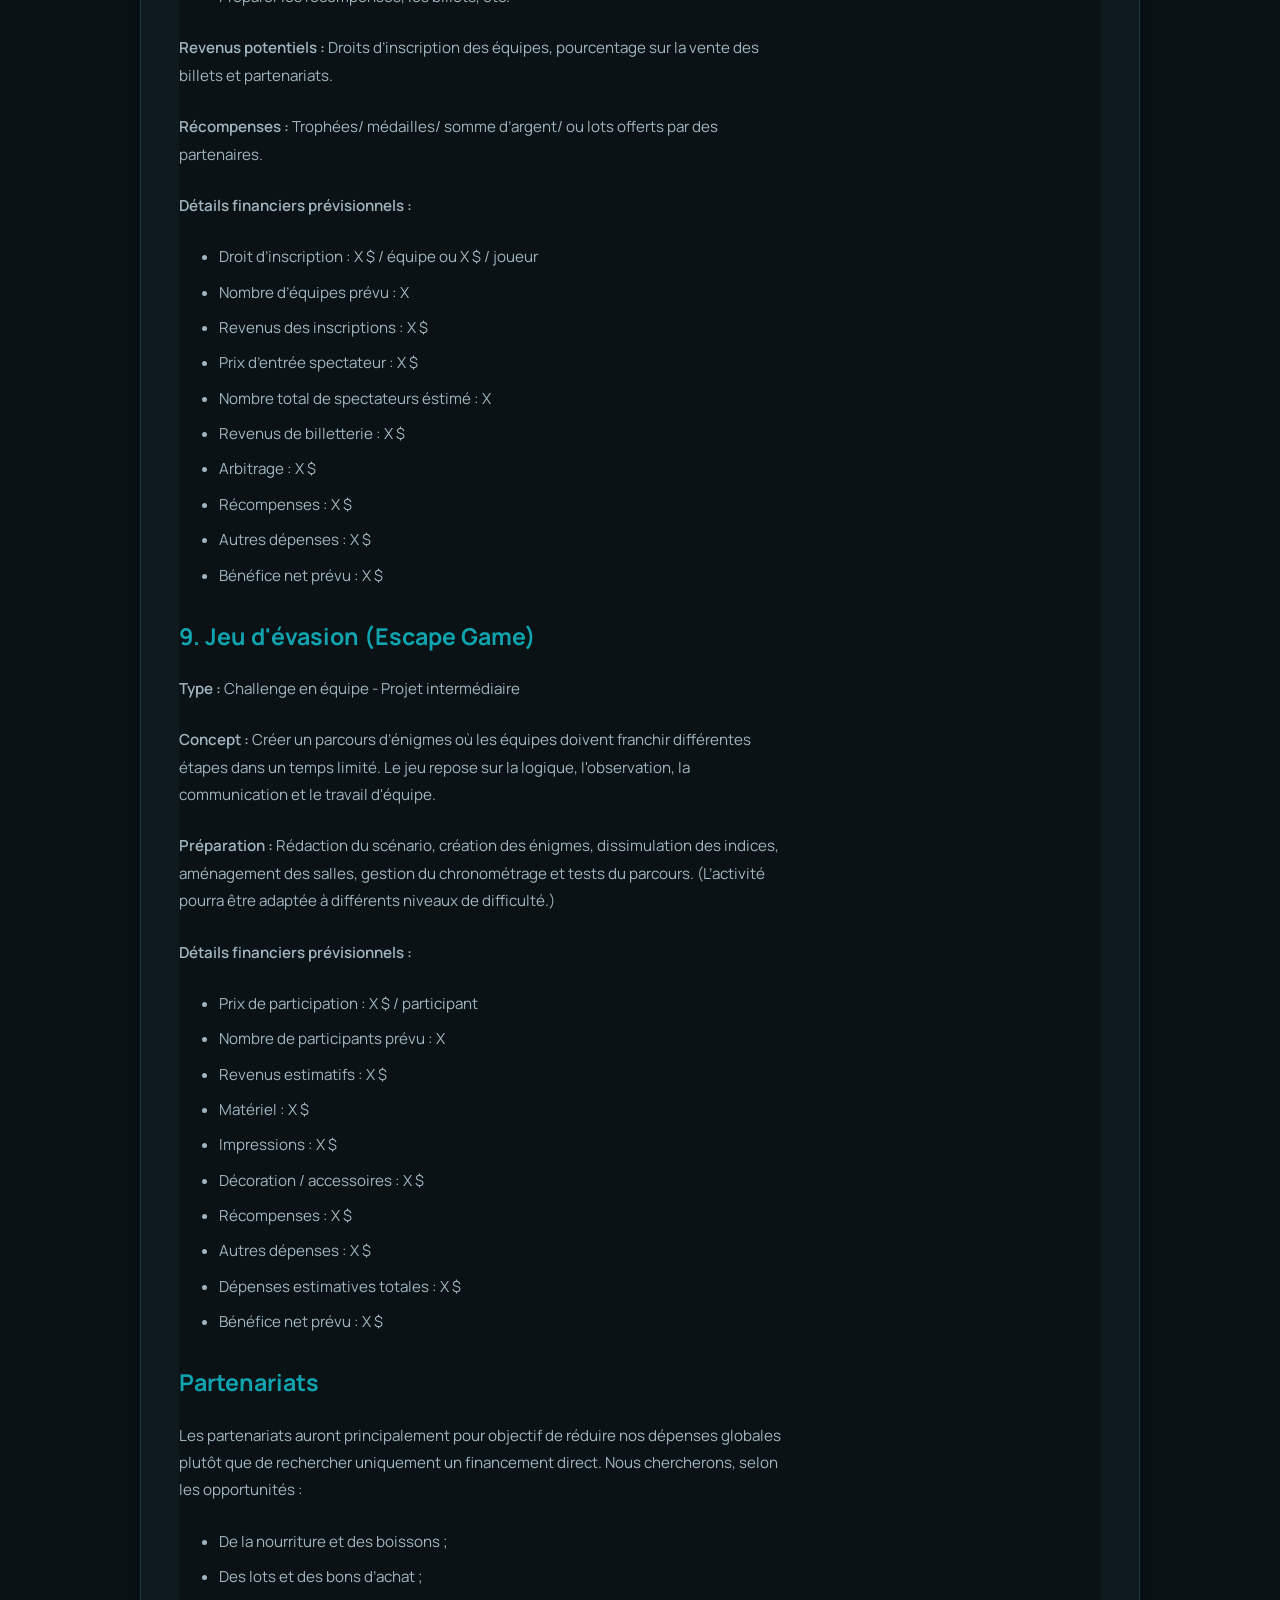
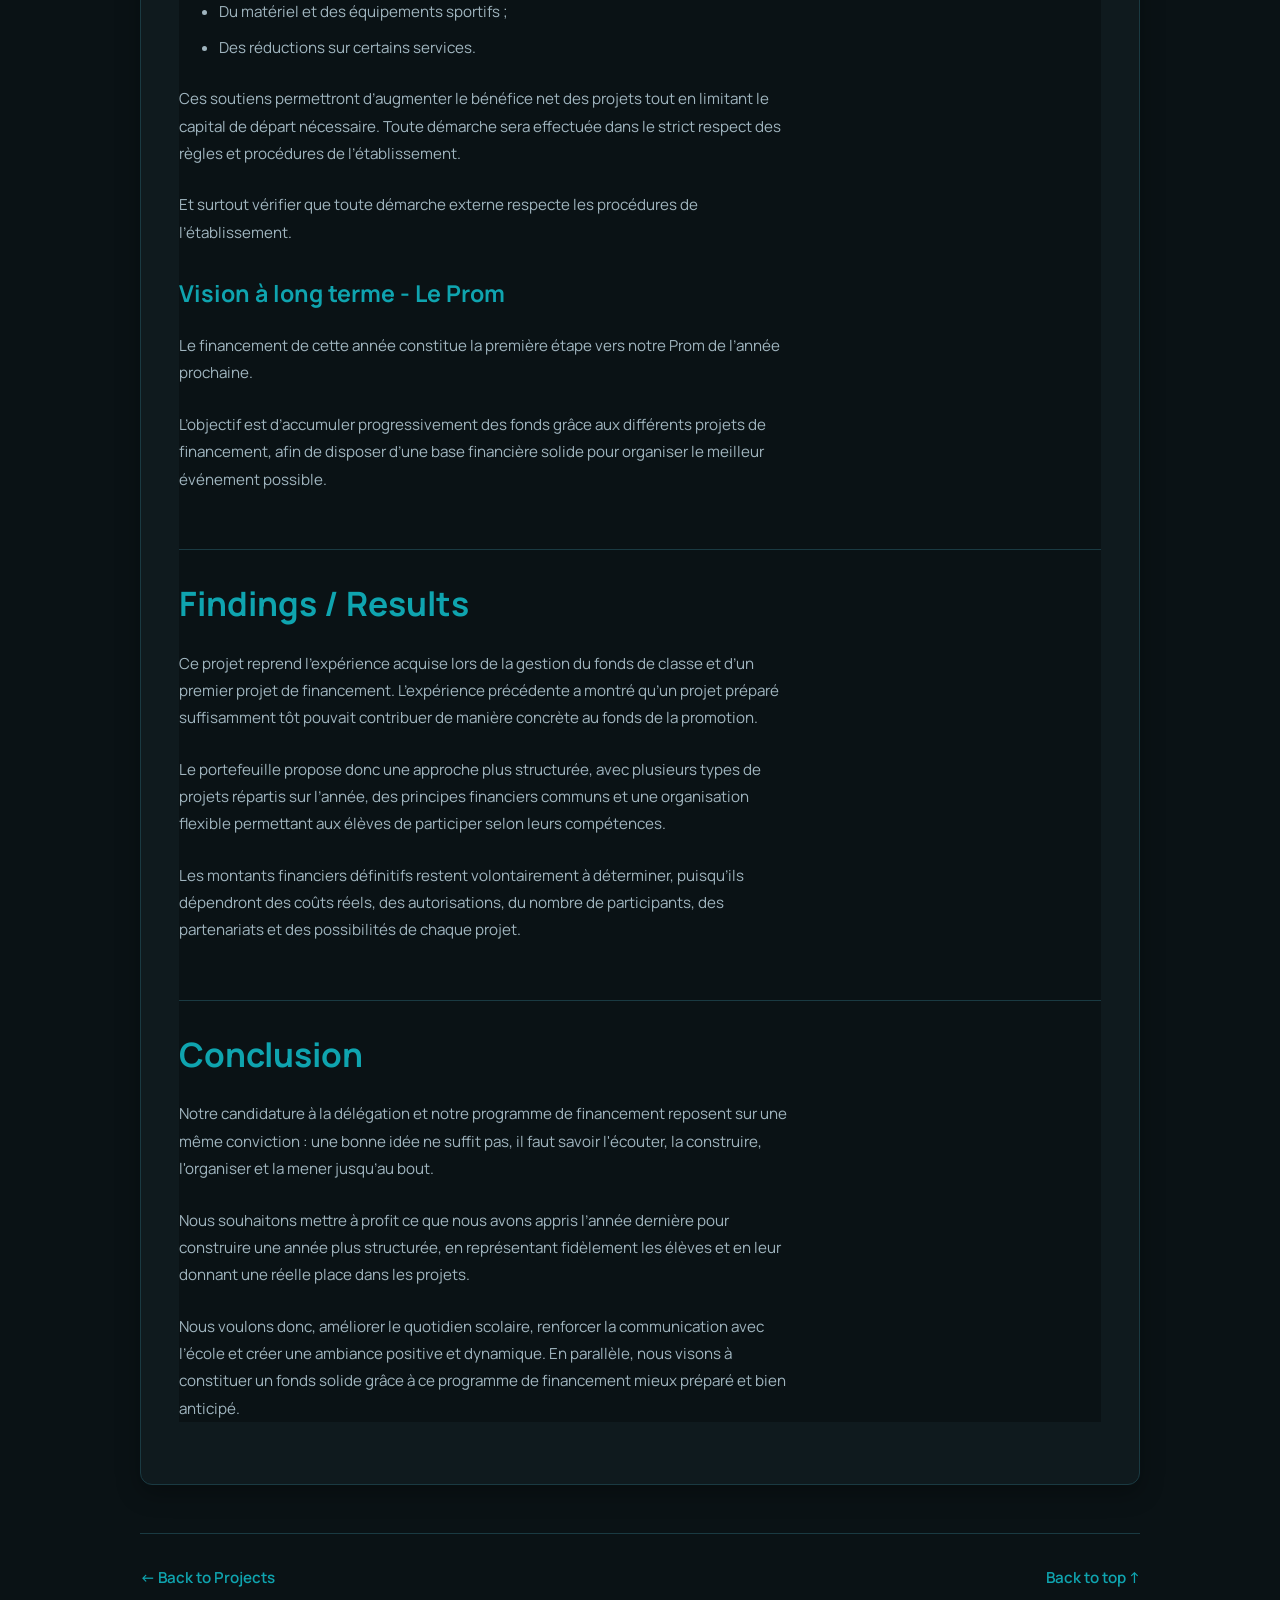
<file: Projects/project1.html>
<!DOCTYPE html>
<html lang="en">
<head>
    <meta charset="UTF-8">
    <meta name="viewport" content="width=device-width, initial-scale=1.0">
    <meta name="description" content="Project 1 detail page for Jean Younes portfolio.">
    <title>Project 1 | Jean Younes</title>

    <link rel="preconnect" href="https://fonts.googleapis.com">
    <link rel="preconnect" href="https://fonts.gstatic.com" crossorigin>
    <link href="https://fonts.googleapis.com/css2?family=Manrope:wght@400;500;600;700&display=swap" rel="stylesheet">

    <link rel="stylesheet" href="../style.css">
</head>
<body>
<main class="project-page">
        <div class="project-shell">
            <nav class="project-page-nav" aria-label="Back to project list">
                <a href="../index.html#projects">← Back to Projects</a>
            </nav>

        <header class="project-header">
            <p class="project-kicker">PROJECT 01</p>
            <h1>Portefeuille de projets de financement</h1>
            <p class="project-subtitle">Un programme de financement structuré pour constituer progressivement un fonds destiné au futur Prom de la promotion.</p>

            <dl class="project-meta" aria-label="Project metadata">
                <div class="project-meta-item">
                    <dt>Type</dt>
                    <dd>Document / Research / School Project</dd>
                </div>
                <div class="project-meta-item">
                    <dt>Tools</dt>
                    <dd>Microsoft Word / Research / Organisation</dd>
                </div>
                <div class="project-meta-item">
                    <dt>Year</dt>
                    <dd>Upcoming 2026–2027 School Year</dd>
                </div>
            </dl>
        </header>

<main>
        <article class="project-article" aria-label="Project details">
            <section class="project-section">
                <h2>Overview</h2>
                <p>Le portefeuille rassemble les principaux projets de financement envisagés pour l’année.</p>
                <p>L’objectif à long terme est de constituer progressivement un fonds permettant à la promotion de préparer son futur Prom.</p>
                <p>Le format final du Prom ne sera pas fixé dès maintenant. Au contraire : le budget réellement constitué déterminera les possibilités du projet final. Cela permet d’éviter de promettre dès maintenant un événement dont le coût ne serait pas encore maîtrisé.</p>
            </section>

            <section class="project-section">
                <h2>Background</h2>
                <p>Avant de proposer un nouveau programme de financement, il est important de partir de ce que nous avons déjà réalisé.</p>
                <p>L’année précédente, nous avons assumé des responsabilités au sein de la trésorerie et avons eu l’occasion de gérer pratiquement un fonds de classe ; également nous avons réalisé un projet de financement dans un délai relativement court, qui a généré environ 120 $.</p>
                <p>Malgré les nombreux bouleversements, les préparations de dernière minute et notre manque d’expérience en tant que première année, nous avons réussi à contribuer à l’augmentation du fonds total, qui a atteint environ 500 $.</p>
                <p>Ceci nous a surtout montré le potentiel que représente un programme de financement lorsqu’il est préparé suffisamment tôt, ce qui fait que cette année, notre objectif est donc de reprendre l’expérience gagnée l’année passée et de la rendre :</p>
                <ul>
                    <li>Plus structurée</li>
                    <li>Mieux anticipée</li>
                    <li>Plus diversifiée</li>
                    <li>Mieux suivie</li>
                    <li>Plus régulière</li>
                </ul>
            </section>

            <section class="project-section">
                <h2>Objectives</h2>
                <ul>
                    <li>Construire progressivement un fonds pour le futur Prom.</li>
                    <li>Reprendre l’expérience gagnée l’année passée et la rendre plus structurée, mieux anticipée, plus diversifiée, mieux suivie et plus régulière.</li>
                    <li>Représenter fidèlement les élèves et leur donner une réelle place dans les projets.</li>
                    <li>Améliorer le quotidien scolaire, renforcer la communication avec l’école et créer une ambiance positive et dynamique.</li>
                </ul>
            </section>

            <section class="project-section project-section-large">
                <h2>Main Content</h2>

                <h3>Organisation & Coordination</h3>
                <p>Coordination générale : Jean Younes et Yasmina Assaf</p>
                <p>Jean et Yasmina assurent la coordination générale des projets de financement avec les élèves impliqués. Les responsabilités pourront être réparties selon les besoins de chaque projet. L’objectif est de travailler de manière flexible plutôt que de créer une structure trop rigide.</p>

                <h3>Coordination sportive</h3>
                <p>Pour les projets sportifs, la coordination s’appuiera sur les élèves de la classe qui connaissent les équipes, les joueurs et les établissements susceptibles de participer.</p>
                <p>En somme, chacun aide selon ce qu’il sait faire et ses compétences, sans former une équipe officielle distincte.</p>

                <h3>Principes financiers</h3>
                <p>Chaque projet sera évalué selon quelques éléments essentiels :</p>
                <ul>
                    <li>Revenus</li>
                    <li>Dépenses</li>
                    <li>Bénéfice net (= Revenus - Dépenses)</li>
                    <li>Coût initial</li>
                    <li>Nombre de participants ou de ventes, etc.</li>
                </ul>

                <p>Nous chercherons également à limiter les dépenses initiales grâce à :</p>
                <ul>
                    <li>Une bonne anticipation</li>
                    <li>Des achats adaptés à la demande (pour éviter tout gaspillage inutile)</li>
                    <li>Des précommandes lorsque cela est possible</li>
                    <li>Des partenariats, etc.</li>
                </ul>

                <h3>Calendrier annuel</h3>
                <p><em>Les périodes sont indicatives et devront être adaptées au calendrier officiel de l’école, aux examens, aux vacances, aux autorisations et aux disponibilités.</em></p>

                <h3>Trimestre 1 ~ Septembre → Décembre</h3>
                <ul>
                    <li>Vente de cheesecakes (Cheesecake Sale)</li>
                    <li>Rencontre sportive Juniors vs Seniors (Basketball)</li>
                    <li>Jeu d’enquête (Mystery Case)</li>
                    <li>Fête de la Sainte-Barbe (St. Barbara Party)</li>
                </ul>

                <h3>Trimestre 2 ~ Janvier → début avril</h3>
                <ul>
                    <li>Soirée cinéma (Movie Night)</li>
                    <li>Rally Paper</li>
                    <li>Tombola ou activité alternative selon les possibilités</li>
                </ul>

                <h3>Trimestre 3 ~ Après Pâques → Juin</h3>
                <ul>
                    <li>Tournoi de basketball inter-établissements (Inter-School Basketball Tournament)</li>
                    <li>Jeu d'évasion (Escape Game)</li>
                </ul>

                <p>Des projets supplémentaires pourront être ajoutés si le calendrier et les ressources le permettent.</p>

                <h3>1. Vente de cheesecakes (Cheesecake Sale)</h3>
                <p><strong>Type :</strong> Vente alimentaire - Projet simple</p>
                <p><strong>Concept :</strong> Préparer des portions individuelles de cheesecake et les proposer à la vente pendant la seconde récréation. L’intérêt du projet est de proposer un produit original qui se démarque de l’offre habituelle.</p>

                <p><strong>Préparation :</strong></p>
                <ul>
                    <li>Distribution des circulaires</li>
                    <li>Recueil des circulaires et de l’argent</li>
                    <li>Préparation des portion</li>
                    <li>Vente</li>
                </ul>

                <p><strong>Détails financiers prévisionnels :</strong></p>
                <ul>
                    <li>Prix d’une portion : X $</li>
                    <li>Coût de production /portion : X $</li>
                    <li>Bénéfice prévu : X $</li>
                </ul>

                <h3>2. Juniors vs Seniors</h3>
                <p><strong>Type :</strong> Événement sportif - Projet intermédiaire</p>
                <p><strong>Sport :</strong> Basketball</p>
                <p><strong>Concept :</strong> Un match opposant les Juniors aux Seniors, permettant d’allier compétition, spectacle et participation de l’ensemble de la communauté scolaire. 60 % des bénéfices seront attribués à l’équipe gagnante et 40 % à l’équipe perdante.</p>

                <p><strong>Préparation :</strong></p>
                <ul>
                    <li>Confirmer la liste des joueurs</li>
                    <li>Fixer la date de la rencontre</li>
                    <li>Réserver le terrain</li>
                    <li>Organiser l’encadrement et l’arbitrage</li>
                </ul>

                <p><strong>Détails financiers prévisionnels :</strong></p>
                <ul>
                    <li>Prix de l’entrée : $</li>
                    <li>Nombre de spectateurs prévu :</li>
                    <li>Revenus estimatifs : X $</li>
                    <li>Dépenses estimatives : X $</li>
                    <li>Bénéfice net prévu : X $</li>
                </ul>

                <h3>3. Jeu d’enquête (Mystery Case)</h3>
                <p><strong>Type :</strong> Jeu de réflexion et d'enquête - Projet intermédiaire</p>
                <p><strong>Concept :</strong> Les participants doivent résoudre une affaire fictive à partir d’un dossier initial, d’indices, de personnages et de différentes étapes. Le niveau de difficulté pourra être adapté selon l’âge des participants.</p>
                <p><strong>Préparation :</strong> Écriture du scénario, création des personnages, impression des dossiers et préparation des indices, définition des étapes du parcours, désignation des organisateurs et test du jeu.</p>
                <p><strong>Déroulement :</strong> Les équipes analysent les premières informations, recherchent les indices, résolvent les énigmes, recoupent leurs découvertes, construisent leur théorie et présentent leur conclusion.</p>
                <p><strong>Clôture :</strong> Révélation de la solution et remise d'une récompense à l'équipe gagnante.</p>

                <p><strong>Détails financiers prévisionnels :</strong></p>
                <ul>
                    <li>Prix de participation : X $ / participant</li>
                    <li>Nombre de participants prévu : X</li>
                    <li>Revenus estimatifs : X $</li>
                    <li>Impressions et dossiers : X $</li>
                    <li>Matériel / accessoires : X $</li>
                    <li>Récompense : X $</li>
                    <li>Autres dépenses : X $</li>
                    <li>Dépenses estimatives totales : X $</li>
                    <li>Bénéfice net prévu : X $</li>
                </ul>

                <h3>4. Fête de la Sainte-Barbe (St. Barbara Party)</h3>
                <p><strong>Type :</strong> Événement social et festif - Projet majeur</p>
                <p><strong>Concept :</strong> Une soirée festive adaptée au cadre scolaire, permettant aux élèves de partager un moment collectif.</p>
                <ul>
                    <li><strong>Musique :</strong> Animation assurée par un DJ ;</li>
                    <li><strong>Nourriture :</strong> Prestation incluse dans le prix du billet ;</li>
                    <li><strong>Boissons :</strong> Sélection de boissons strictement non alcoolisées ;</li>
                    <li><strong>Décoration :</strong> Aménagement général et possibilité d'un espace photo (photobooth) ;</li>
                    <li><strong>Animations :</strong> Activités simples si nécessaire.</li>
                </ul>

                <p><strong>Préparation :</strong></p>
                <ul>
                    <li><strong>Lieu :</strong> Théâtre (le système audio étant déjà installé, seule la prestation du DJ reste à prévoir)</li>
                    <li><strong>Restauration & Boissons :</strong> à définir</li>
                    <li><strong>Espace photo (Photobooth) :</strong> Possibilité de proposer une option photo pour un tarif symbolique (ex. 100 000 L.L.) incluant la remise de la photo imprimée ;</li>
                    <li><strong>Organisation :</strong> Billets et supervision.</li>
                </ul>

                <p><strong>Consignes :</strong> Les costumes ne seront pas obligatoires et resteront soumis aux règles de l’établissement. Une solution simple sera prévue pour les élèves ne souhaitant pas venir déguisés : distribution de masques simples à l’entrée.</p>

                <p><strong>Détails financiers prévisionnels :</strong></p>
                <ul>
                    <li>Prix ticket en prévente : X $</li>
                    <li>Prix ticket à l’entrée : X $</li>
                    <li>Nombre de participants prévu : X</li>
                    <li>Revenus de billetterie estimatifs : X $</li>
                    <li>DJ : X $</li>
                    <li>Nourriture : X $</li>
                    <li>Boissons : X $</li>
                    <li>Décoration : X $</li>
                    <li>Masques : X $</li>
                    <li>Photobooth : X $</li>
                    <li>Autres dépenses : X $</li>
                    <li>Dépenses estimatives totales : X $</li>
                    <li>Bénéfice net prévu : X $</li>
                    <li>Seuil de rentabilité : X participants</li>
                </ul>

                <h3>5. Soirée cinéma (Movie Night)</h3>
                <p><strong>Type :</strong> Événement culturel et social - Projet intermédiaire</p>
                <p><strong>Concept :</strong> Une soirée cinéma organisée dans un espace approprié de l’école, selon les autorisations. Deux options logistiques sont envisagées :</p>
                <ul>
                    <li><strong>Au théâtre :</strong> Équipements audio et visuel déjà en place ;</li>
                    <li><strong>En cour extérieure :</strong> Utilisation de l’écran de projection mobile (stocké au théâtre) et d'une haut-parleur Bluetooth.</li>
                </ul>
                <p><strong>Éléments d'organisation :</strong> Sélection d'un film adapté et autorisé, billets (a prix symbolique) et vente de popcorn. (La projection et le matériel devront naturellement être validés à l’avance.)</p>
                <p><strong>Objectif :</strong> Créer une activité conviviale et accessible tout en maintenant des coûts de production très modérés.</p>

                <p><strong>Détails financiers prévisionnels :</strong></p>
                <ul>
                    <li>Prix du billet : X $</li>
                    <li>Nombre de participants prévu : X</li>
                    <li>Revenus de billetterie : X $</li>
                    <li>Coût du popcorn : X $</li>
                    <li>Emballages : X $</li>
                    <li>Autres dépenses : X $</li>
                    <li>Dépenses estimatives totales : X $</li>
                    <li>Bénéfice net prévu : X $</li>
                </ul>

                <h3>6. Rally Paper</h3>
                <p><strong>Type :</strong> Challenge en équipe - Projet intermédiaire</p>
                <p><strong>Concept :</strong> Un parcours de recherche et de résolution d’énigmes organisé dans les espaces autorisés de l’école. Les équipes doivent retrouver les étapes du parcours, répondre aux questions, accumuler les points et terminer l'épreuve dans le temps imparti.</p>
                <p><strong>Thématiques variées :</strong> Culture générale, sport, technologie, histoire de l’école, logique etc.</p>
                <p><strong>Préparation :</strong> Préparer le parcours, les différentes étapes, les questions, mini-quizz etc.</p>

                <h3>7. Tombola / Activité alternative ??</h3>
                <p>Une tombola pourra être organisée si elle s'avère compatible avec le règlement et les autorisations de l’établissement. Les lots pourraient notamment provenir de partenariats.</p>
                <p>Si ce format n’est pas approprié ou autorisé, une activité alternative pourrait être sélectionnée afin de maintenir une source de financement régulière au cours du deuxième trimestre.</p>

                <h3>8. Tournoi inter-établissements (Inter-School Basketball Tournament)</h3>
                <p><strong>Type :</strong> Projet sportif majeur - Projet majeur</p>
                <p><strong>Concept :</strong> Organiser un tournoi réunissant plusieurs établissements scolaires. Les contacts initiaux pourront être pris grâce aux élèves sportifs de la classe, puis les démarches officielles seront réalisées avec l’appui de l’administration.</p>

                <p><strong>Préparation :</strong></p>
                <ul>
                    <li>Valider la participation des établissements invités ;</li>
                    <li>Définir le format de la compétition et confirmer les équipes ;</li>
                    <li>Fixer les droits d’inscription ;</li>
                    <li>Organiser les terrains ainsi que l’arbitrage ;</li>
                    <li>Établir le calendrier des rencontres ;</li>
                    <li>Préparer les récompenses, les billets, etc.</li>
                </ul>

                <p><strong>Revenus potentiels :</strong> Droits d’inscription des équipes, pourcentage sur la vente des billets et partenariats.</p>
                <p><strong>Récompenses :</strong> Trophées/ médailles/ somme d’argent/ ou lots offerts par des partenaires.</p>

                <p><strong>Détails financiers prévisionnels :</strong></p>
                <ul>
                    <li>Droit d’inscription : X $ / équipe ou X $ / joueur</li>
                    <li>Nombre d’équipes prévu : X</li>
                    <li>Revenus des inscriptions : X $</li>
                    <li>Prix d’entrée spectateur : X $</li>
                    <li>Nombre total de spectateurs éstimé : X</li>
                    <li>Revenus de billetterie : X $</li>
                    <li>Arbitrage : X $</li>
                    <li>Récompenses : X $</li>
                    <li>Autres dépenses : X $</li>
                    <li>Bénéfice net prévu : X $</li>
                </ul>

                <h3>9. Jeu d'évasion (Escape Game)</h3>
                <p><strong>Type :</strong> Challenge en équipe - Projet intermédiaire</p>
                <p><strong>Concept :</strong> Créer un parcours d’énigmes où les équipes doivent franchir différentes étapes dans un temps limité. Le jeu repose sur la logique, l'observation, la communication et le travail d'équipe.</p>
                <p><strong>Préparation :</strong> Rédaction du scénario, création des énigmes, dissimulation des indices, aménagement des salles, gestion du chronométrage et tests du parcours. (L’activité pourra être adaptée à différents niveaux de difficulté.)</p>

                <p><strong>Détails financiers prévisionnels :</strong></p>
                <ul>
                    <li>Prix de participation : X $ / participant</li>
                    <li>Nombre de participants prévu : X</li>
                    <li>Revenus estimatifs : X $</li>
                    <li>Matériel : X $</li>
                    <li>Impressions : X $</li>
                    <li>Décoration / accessoires : X $</li>
                    <li>Récompenses : X $</li>
                    <li>Autres dépenses : X $</li>
                    <li>Dépenses estimatives totales : X $</li>
                    <li>Bénéfice net prévu : X $</li>
                </ul>

                <h3>Partenariats</h3>
                <p>Les partenariats auront principalement pour objectif de réduire nos dépenses globales plutôt que de rechercher uniquement un financement direct. Nous chercherons, selon les opportunités :</p>
                <ul>
                    <li>De la nourriture et des boissons ;</li>
                    <li>Des lots et des bons d’achat ;</li>
                    <li>Du matériel et des équipements sportifs ;</li>
                    <li>Des réductions sur certains services.</li>
                </ul>

                <p>Ces soutiens permettront d’augmenter le bénéfice net des projets tout en limitant le capital de départ nécessaire. Toute démarche sera effectuée dans le strict respect des règles et procédures de l’établissement.</p>
                <p>Et surtout vérifier que toute démarche externe respecte les procédures de l’établissement.</p>

                <h3>Vision à long terme - Le Prom</h3>
                <p>Le financement de cette année constitue la première étape vers notre Prom de l’année prochaine.</p>
                <p>L’objectif est d’accumuler progressivement des fonds grâce aux différents projets de financement, afin de disposer d’une base financière solide pour organiser le meilleur événement possible.</p>
            </section>

            <section class="project-section">
                <h2>Findings / Results</h2>
                <p>Ce projet reprend l’expérience acquise lors de la gestion du fonds de classe et d’un premier projet de financement. L’expérience précédente a montré qu’un projet préparé suffisamment tôt pouvait contribuer de manière concrète au fonds de la promotion.</p>
                <p>Le portefeuille propose donc une approche plus structurée, avec plusieurs types de projets répartis sur l’année, des principes financiers communs et une organisation flexible permettant aux élèves de participer selon leurs compétences.</p>
                <p>Les montants financiers définitifs restent volontairement à déterminer, puisqu’ils dépendront des coûts réels, des autorisations, du nombre de participants, des partenariats et des possibilités de chaque projet.</p>
            </section>

            <section class="project-section">
                <h2>Conclusion</h2>
                <p>Notre candidature à la délégation et notre programme de financement reposent sur une même conviction : une bonne idée ne suffit pas, il faut savoir l'écouter, la construire, l'organiser et la mener jusqu’au bout.</p>
                <p>Nous souhaitons mettre à profit ce que nous avons appris l’année dernière pour construire une année plus structurée, en représentant fidèlement les élèves et en leur donnant une réelle place dans les projets.</p>
                <p>Nous voulons donc, améliorer le quotidien scolaire, renforcer la communication avec l’école et créer une ambiance positive et dynamique. En parallèle, nous visons à constituer un fonds solide grâce à ce programme de financement mieux préparé et bien anticipé.</p>
            </section>

        </article>

        <nav class="project-footer-nav" aria-label="Project footer navigation">
            <a href="../index.html#projects">← Back to Projects</a>
            <a href="#top" class="project-top-link">Back to top ↑</a>
        </nav>
    </div>
</main>
</body>
</html>
</file>
<file: style.css>
/* ============================================================================
   PORTFOLIO STYLESHEET
   Clean, responsive, intentionally designed CSS
   Dark mode first, with light mode available
   ============================================================================ */

/* ============================================================================
   1. CSS VARIABLES - DARK MODE (DEFAULT)
   ============================================================================ */

:root {
    /* Colors - Color Palette */
    --color-deep-teal: #003135;
    --color-dark-teal: #024950;
    --color-terracotta: #964734;
    --color-bright-teal: #0fa4af;
    --color-pale-blue: #afdde5;
    --color-white: #ffffff;

    /* Semantic Colors - Dark Mode (Default) */
    --color-background: #0a1215;
    --color-surface: #0f1a1e;
    --color-surface-alt: #1a2a30;
    --color-text: #e8f0f3;
    --color-text-muted: #a0b5bf;
    --color-primary: var(--color-bright-teal);
    --color-secondary: var(--color-dark-teal);
    --color-accent: var(--color-bright-teal);
    --color-accent-alt: var(--color-terracotta);
    --color-border: #1a3a42;
    --color-shadow: rgba(0, 0, 0, 0.3);

    /* Helper Colors */
    --color-primary-light: #1a4a55;
    --color-accent-light: #1a5a65;

    /* Typography */
    --font-family: 'Manrope', -apple-system, BlinkMacSystemFont, 'Segoe UI', sans-serif;
    --font-weight-regular: 400;
    --font-weight-medium: 500;
    --font-weight-semi: 600;
    --font-weight-bold: 700;

    --line-height-tight: 1.3;
    --line-height-normal: 1.6;
    --line-height-relaxed: 1.8;

    /* Spacing */
    --space-xs: 0.5rem;
    --space-sm: 1rem;
    --space-md: 1.5rem;
    --space-lg: 2rem;
    --space-xl: 3rem;
    --space-2xl: 4rem;
    --space-3xl: 5rem;

    /* Border Radius */
    --radius-sm: 6px;
    --radius-md: 10px;
    --radius-lg: 12px;

    /* Layout */
    --max-width-content: 1400px;
    --max-width-narrow: 700px;
    --container-padding: clamp(1rem, 3vw, 2rem);

    /* Transitions */
    --transition-fast: 150ms ease-out;
    --transition-normal: 250ms ease-out;
}

/* Light Mode */
[data-theme="light"] {
    /* Semantic Colors - Light Mode */
    --color-background: #ffffff;
    --color-surface: #f5f7f9;
    --color-surface-alt: #eff3f6;
    --color-text: var(--color-deep-teal);
    --color-text-muted: #556b7f;
    --color-primary: var(--color-dark-teal);
    --color-secondary: var(--color-dark-teal);
    --color-accent: var(--color-bright-teal);
    --color-accent-alt: var(--color-terracotta);
    --color-border: #e0e8ef;
    --color-shadow: rgba(0, 49, 53, 0.08);

    /* Helper Colors */
    --color-primary-light: #e8f3f5;
    --color-accent-light: #d9eff2;
}

/* ============================================================================
   2. RESET & BASE STYLES
   ============================================================================ */

*,
*::before,
*::after {
    margin: 0;
    padding: 0;
    box-sizing: border-box;
}

html {
    scroll-behavior: smooth;
}

body {
    font-family: var(--font-family);
    font-size: clamp(0.95rem, 1vw, 1rem);
    line-height: var(--line-height-normal);
    color: var(--color-text);
    background-color: var(--color-background);
    transition: background-color var(--transition-normal), color var(--transition-normal);
    -webkit-font-smoothing: antialiased;
    -moz-osx-font-smoothing: grayscale;
}

/* ============================================================================
   2. RESET & BASE STYLES
   ============================================================================ */

*,
*::before,
*::after {
    margin: 0;
    padding: 0;
    box-sizing: border-box;
}

html {
    scroll-behavior: smooth;
}

body {
    font-family: var(--font-family);
    font-size: clamp(0.95rem, 1vw, 1rem);
    line-height: var(--line-height-normal);
    color: var(--color-text);
    background-color: var(--color-background);
    -webkit-font-smoothing: antialiased;
    -moz-osx-font-smoothing: grayscale;
}

/* ============================================================================
   3. TYPOGRAPHY
   ============================================================================ */

h1, h2, h3, h4, h5, h6 {
    font-weight: var(--font-weight-bold);
    line-height: var(--line-height-tight);
    margin-bottom: var(--space-md);
    color: var(--color-text);
}

h1 {
    font-size: clamp(1.5rem, 4vw, 2rem);
}

h2 {
    font-size: clamp(2rem, 5vw, 2.5rem);
    margin-bottom: var(--space-lg);
}

h3 {
    font-size: clamp(1.25rem, 2.5vw, 1.5rem);
}

p {
    margin-bottom: var(--space-md);
    color: var(--color-text-muted);
    line-height: var(--line-height-relaxed);
}

a {
    color: var(--color-accent);
    text-decoration: none;
    transition: color var(--transition-fast);
}

a:hover {
    color: var(--color-primary);
}

a:focus {
    outline: 2px solid var(--color-accent);
    outline-offset: 3px;
    border-radius: var(--radius-sm);
}

strong {
    font-weight: var(--font-weight-semi);
}

/* ============================================================================
   4. GLOBAL LAYOUT
   ============================================================================ */

main {
    width: 100%;
}

section {
    padding: clamp(3rem, 8vw, 5rem) var(--container-padding);
    width: 100%;
    background-color: var(--color-background);
}

/* Container for section content - wide with proper max-width */
section > div[class$="-container"] {
    width: 100%;
    max-width: var(--max-width-content);
    margin: 0 auto;
}

/* Section headings */
section > h2 {
    width: 100%;
    max-width: var(--max-width-content);
    margin: 0 auto clamp(2rem, 4vw, 3rem) auto;
    color: var(--color-text);
}

/* ============================================================================
   5. NAVBAR
   ============================================================================ */

.navbar {
    background-color: var(--color-background);
    border-bottom: 1px solid var(--color-border);
    position: sticky;
    top: 0;
    z-index: 1000;
    box-shadow: 0 1px 3px var(--color-shadow);
}

.navbar-container {
    max-width: var(--max-width-content);
    margin: 0 auto;
    padding: 1rem var(--container-padding);
    display: flex;
    justify-content: space-between;
    align-items: center;
    gap: var(--space-md);
}

.navbar-brand h1 {
    margin: 0;
    font-size: clamp(1.25rem, 2vw, 1.5rem);
    color: var(--color-text);
}

.nav-menu {
    display: flex;
    list-style: none;
    gap: var(--space-xl);
    align-items: center;
}

.nav-menu a {
    color: var(--color-text);
    font-weight: var(--font-weight-medium);
    font-size: 0.95rem;
    padding: var(--space-xs) var(--space-sm);
    border-radius: var(--radius-sm);
    transition: all var(--transition-fast);
    position: relative;
}

.nav-menu a:hover {
    color: var(--color-accent);
    background-color: var(--color-surface-alt);
}

.nav-menu a:focus {
    outline: 2px solid var(--color-accent);
    outline-offset: 2px;
}

/* Theme Toggle Button */
.theme-toggle {
    background: none;
    border: 2px solid var(--color-border);
    border-radius: var(--radius-md);
    cursor: pointer;
    padding: 6px 8px;
    display: flex;
    align-items: center;
    justify-content: center;
    width: 40px;
    height: 40px;
    color: var(--color-text);
    transition: all var(--transition-fast);
}

.theme-toggle:hover {
    border-color: var(--color-accent);
    color: var(--color-accent);
}

.theme-toggle:focus {
    outline: 2px solid var(--color-accent);
    outline-offset: 2px;
}

.theme-icon-light,
.theme-icon-dark {
    width: 20px;
    height: 20px;
    position: absolute;
    transition: opacity var(--transition-fast);
}

.theme-icon-light {
    opacity: 1;
}

.theme-icon-dark {
    opacity: 0;
}

[data-theme="light"] .theme-icon-light {
    opacity: 0;
}

[data-theme="light"] .theme-icon-dark {
    opacity: 1;
}

/* Mobile Menu Button */
.mobile-menu-btn {
    display: none;
    flex-direction: column;
    gap: 5px;
    background: none;
    border: none;
    cursor: pointer;
    padding: var(--space-xs);
    width: 40px;
    height: 40px;
    align-items: center;
    justify-content: center;
}

.mobile-menu-btn span {
    display: block;
    width: 24px;
    height: 2.5px;
    background-color: var(--color-text);
    border-radius: 1px;
    transition: all var(--transition-normal);
}

.mobile-menu-btn:hover span {
    background-color: var(--color-accent);
}

.mobile-menu-btn:focus {
    outline: 2px solid var(--color-accent);
    outline-offset: 2px;
    border-radius: var(--radius-sm);
}

/* ============================================================================
   6. HERO SECTION
   ============================================================================ */

.hero {
    padding-top: clamp(3rem, 10vw, 6rem);
    padding-bottom: clamp(3rem, 10vw, 6rem);
    background: linear-gradient(135deg, var(--color-surface-alt) 0%, var(--color-background) 100%);
    width: 100%;
    max-width: 100%;
}

.hero-content {
    width: 100%;
    max-width: var(--max-width-content);
    margin: 0 auto;
    padding-left: var(--container-padding);
    padding-right: var(--container-padding);
    /* Desktop: left-aligned with right padding; will be overridden at smaller breakpoints */
}

.hero-intro {
    font-size: clamp(0.95rem, 1.5vw, 1.1rem);
    color: var(--color-accent);
    font-weight: var(--font-weight-semi);
    margin-bottom: var(--space-sm);
    text-transform: uppercase;
    letter-spacing: 0.5px;
}

.hero-heading {
    font-size: clamp(2.5rem, 7vw, 3.5rem);
    margin-bottom: var(--space-sm);
    color: var(--color-text);
    font-weight: var(--font-weight-bold);
    line-height: var(--line-height-tight);
}

.hero-subtitle {
    font-size: clamp(1.25rem, 3vw, 1.75rem);
    color: var(--color-accent);
    font-weight: var(--font-weight-semi);
    margin-bottom: var(--space-lg);
    line-height: var(--line-height-normal);
}

.hero-description {
    font-size: clamp(1rem, 1.5vw, 1.1rem);
    color: var(--color-text-muted);
    margin-bottom: var(--space-lg);
    line-height: var(--line-height-relaxed);
    max-width: 600px;
}

.hero-buttons {
    display: flex;
    flex-wrap: wrap;
    gap: var(--space-md);
}

/* ============================================================================
   7. BUTTONS
   ============================================================================ */

.btn {
    display: inline-block;
    padding: clamp(0.75rem, 1vw, 1rem) clamp(1.5rem, 3vw, 2rem);
    font-size: 1rem;
    font-weight: var(--font-weight-semi);
    border-radius: var(--radius-md);
    border: 2px solid;
    cursor: pointer;
    transition: all var(--transition-normal);
    text-align: center;
    white-space: nowrap;
    font-family: inherit;
}

.btn:focus {
    outline: none;
    box-shadow: 0 0 0 3px var(--color-accent-light);
}

.btn-primary {
    background-color: var(--color-primary);
    color: var(--color-white);
    border-color: var(--color-primary);
}

.btn-primary:hover {
    background-color: var(--color-dark-teal);
    border-color: var(--color-dark-teal);
    transform: translateY(-2px);
    box-shadow: 0 6px 16px rgba(2, 73, 80, 0.2);
}

.btn-secondary {
    background-color: transparent;
    color: var(--color-primary);
    border-color: var(--color-primary);
}

.btn-secondary:hover {
    background-color: var(--color-primary-light);
    border-color: var(--color-dark-teal);
    transform: translateY(-2px);
}

/* ============================================================================
   8. ABOUT SECTION
   ============================================================================ */

.about {
    background-color: var(--color-background);
}

.about-container {
    width: 100%;
    max-width: var(--max-width-content);
    margin: 0 auto;
}

.about-container h2 {
    color: var(--color-text);
}

.about p {
    font-size: clamp(1rem, 1.5vw, 1.1rem);
    max-width: 700px;
    color: var(--color-text-muted);
    line-height: var(--line-height-relaxed);
}

/* ============================================================================
   9. CURRENTLY SECTION
   ============================================================================ */

.currently {
    background-color: var(--color-background);
}

.currently-container {
    width: 100%;
    max-width: var(--max-width-content);
    margin: 0 auto;
}

.currently-grid {
    display: grid;
    grid-template-columns: repeat(auto-fit, minmax(250px, 1fr));
    gap: clamp(2rem, 3vw, 2.5rem);
    margin-top: 0;
}

.currently-card {
    background-color: transparent;
    border: none;
    border-bottom: 1px solid var(--color-border);
    border-radius: 0;
    padding: clamp(1.5rem, 2vw, 2rem) 0;
    transition: all var(--transition-normal);
}

.currently-card:hover {
    border-color: var(--color-accent);
    box-shadow: none;
    transform: none;
}

.currently-card h3 {
    color: var(--color-accent);
    margin-bottom: var(--space-sm);
    font-size: 1.1rem;
    font-weight: var(--font-weight-semi);
}

.currently-card p {
    font-size: 0.95rem;
    color: var(--color-text-muted);
    margin: 0;
}

.currently-list {
    list-style: none;
    padding: 0;
    margin: 0;
}

.currently-list li {
    font-size: 0.95rem;
    color: var(--color-text-muted);
    margin-bottom: 0.5rem;
    padding-left: 1.2rem;
    position: relative;
}

.currently-list li:before {
    content: "→";
    position: absolute;
    left: 0;
    color: var(--color-accent);
}

/* ============================================================================
   10. SKILLS / WHAT I DO SECTION
   ============================================================================ */

.skills {
    background-color: var(--color-background);
}

.skills-container {
    width: 100%;
    max-width: var(--max-width-content);
    margin: 0 auto;
}

/* Skills View - Flexbox Badge Layout */
.skills-view {
    display: none;
    opacity: 0;
    transition: opacity var(--transition-normal);
}

.skills-view.active {
    display: block;
    opacity: 1;
}

.skills-badges-container {
    display: flex;
    flex-direction: column;
    align-items: center;
    justify-content: center;
    margin: var(--space-xl) 0;
}

.skills-badges {
    display: flex;
    flex-wrap: wrap;
    justify-content: center;
    gap: clamp(0.75rem, 1.5vw, 1rem);
    max-width: 900px;
    margin-bottom: clamp(2rem, 4vw, 3rem);
}

.skill-badge {
    display: inline-block;
    padding: 0.6rem 1.2rem;
    background-color: var(--color-surface-alt);
    border: 1px solid var(--color-border);
    color: var(--color-text);
    font-size: clamp(0.85rem, 1vw, 0.95rem);
    font-weight: var(--font-weight-medium);
    border-radius: 20px;
    transition: all var(--transition-normal);
    cursor: default;
}

.skill-badge:hover {
    background-color: var(--color-accent);
    border-color: var(--color-accent);
    color: var(--color-background);
    transform: translateY(-2px);
    box-shadow: 0 4px 12px rgba(15, 164, 175, 0.2);
}

/* Skills Toggle Area - Button and Text Side-by-Side */
.skills-toggle-area {
    display: flex;
    align-items: center;
    justify-content: center;
    gap: clamp(1rem, 2vw, 1.5rem);
    flex-wrap: wrap;
}

.skills-hint {
    font-size: 0.85rem;
    color: var(--color-text-muted);
    margin: 0;
    animation: pulse-hint 2s ease-in-out infinite;
    font-weight: var(--font-weight-medium);
    order: 1;
}

.skills-center-btn {
    background-color: var(--color-accent-alt);
    color: var(--color-white);
    border: none;
    padding: var(--space-sm) var(--space-lg);
    border-radius: var(--radius-lg);
    font-size: 1rem;
    font-weight: var(--font-weight-semi);
    cursor: pointer;
    font-family: inherit;
    transition: all var(--transition-normal);
    box-shadow: 0 4px 16px rgba(150, 71, 52, 0.3);
    order: 2;
    white-space: nowrap;
}

.skills-center-btn:hover {
    background-color: #b8573e;
    transform: translateY(-3px);
    box-shadow: 0 6px 20px rgba(150, 71, 52, 0.4);
}

.skills-center-btn:focus {
    outline: 2px solid var(--color-accent);
    outline-offset: 3px;
}

@keyframes pulse-hint {
    0%, 100% { opacity: 0.6; }
    50% { opacity: 1; }
}

/* What I Do View */
.what-i-do-header {
    text-align: center;
    margin-bottom: var(--space-xl);
}

.what-i-do-header h3 {
    font-size: clamp(2rem, 5vw, 2.5rem);
    color: var(--color-accent);
    margin: 0;
}

.what-i-do-list {
    display: grid;
    grid-template-columns: repeat(auto-fit, minmax(280px, 1fr));
    gap: var(--space-lg);
    margin-bottom: var(--space-xl);
    max-width: var(--max-width-content);
    margin-left: auto;
    margin-right: auto;
}

.what-i-do-item {
    background-color: var(--color-surface);
    border: 1px solid var(--color-border);
    border-radius: var(--radius-lg);
    padding: var(--space-lg);
    transition: all var(--transition-normal);
}

.what-i-do-item:hover {
    border-color: var(--color-accent);
    box-shadow: 0 8px 20px var(--color-shadow);
}

.what-i-do-item h4 {
    color: var(--color-accent);
    margin-bottom: var(--space-md);
    font-size: 1.1rem;
}

.what-i-do-item p {
    font-size: 0.95rem;
    color: var(--color-text-muted);
    margin: 0;
}

.show-skills-btn {
    display: block;
    margin: 0 auto;
    background-color: var(--color-accent);
    color: var(--color-background);
    border: none;
    padding: var(--space-sm) var(--space-lg);
    border-radius: var(--radius-md);
    font-size: 1rem;
    font-weight: var(--font-weight-semi);
    cursor: pointer;
    font-family: inherit;
    transition: all var(--transition-normal);
}

.show-skills-btn:hover {
    background-color: #06858d;
    transform: translateY(-2px);
}

.show-skills-btn:focus {
    outline: 2px solid var(--color-accent-alt);
    outline-offset: 2px;
}

/* ============================================================================
   11. PROJECTS SECTION
   ============================================================================ */

.projects {
    background-color: var(--color-background);
}

.projects-container {
    width: 100%;
    max-width: var(--max-width-content);
    margin: 0 auto;
}

.projects-grid {
    display: grid;
    grid-template-columns: repeat(2, 1fr);
    gap: clamp(2rem, 4vw, 3rem);
    margin-top: 0;
}

.project-card {
    background-color: var(--color-surface);
    border: 1px solid var(--color-border);
    border-radius: var(--radius-lg);
    overflow: hidden;
    transition: all var(--transition-normal);
    display: flex;
    flex-direction: column;
}

.project-card:hover {
    border-color: var(--color-accent);
    box-shadow: 0 12px 24px var(--color-shadow);
    transform: translateY(-6px);
}

.project-card-content {
    padding: var(--space-lg);
    display: flex;
    flex-direction: column;
    height: 100%;
}

.project-card h3 {
    color: var(--color-primary);
    margin-bottom: var(--space-sm);
    font-size: 1.3rem;
}

.project-category {
    display: inline-block;
    font-size: 0.8rem;
    font-weight: var(--font-weight-semi);
    color: var(--color-accent);
    background-color: var(--color-accent-light);
    padding: 4px 10px;
    border-radius: var(--radius-sm);
    margin-bottom: var(--space-md);
    width: fit-content;
}

.project-description {
    flex-grow: 1;
    font-size: 0.95rem;
    color: var(--color-text-muted);
    margin-bottom: var(--space-md);
    line-height: var(--line-height-relaxed);
}

.project-tech {
    font-size: 0.9rem;
    color: var(--color-text-muted);
    margin-bottom: var(--space-md);
    padding-bottom: var(--space-md);
    border-bottom: 1px solid var(--color-border);
}

.project-link {
    display: inline-block;
    font-weight: var(--font-weight-semi);
    color: var(--color-accent);
    padding: var(--space-xs) 0;
    border-radius: var(--radius-sm);
    transition: all var(--transition-fast);
    align-self: flex-start;
}

.project-link:hover {
    color: var(--color-primary);
    transform: translateX(4px);
}

.project-link:focus {
    outline: 2px solid var(--color-accent);
    outline-offset: 2px;
}

/* Projects Continue Band */
.projects-continue {
    width: 100%;
    text-align: center;
    padding: clamp(2rem, 4vw, 3rem) 0;
    margin-top: clamp(1rem, 2vw, 1.5rem);
    border-top: 1px solid var(--color-border);
    border-bottom: none;
}

.projects-continue p {
    margin: 0;
    font-size: clamp(0.95rem, 1.5vw, 1.1rem);
    color: var(--color-text-muted);
    font-weight: var(--font-weight-semi);
    letter-spacing: 0.5px;
}

/* ============================================================================
   11A. PROJECT DETAIL PAGE
   ============================================================================ */

.project-page {
    min-height: 100vh;
    background: var(--color-background);
    color: var(--color-text);
    padding: var(--space-2xl) var(--container-padding) var(--space-3xl);
}

.project-shell {
    max-width: 1000px;
    margin: 0 auto;
}

.project-page-nav,
.project-footer-nav {
    display: flex;
    align-items: center;
    justify-content: space-between;
    gap: var(--space-md);
    flex-wrap: wrap;
    margin-bottom: var(--space-lg);
}

.project-page-nav a,
.project-footer-nav a {
    color: var(--color-accent);
    font-weight: var(--font-weight-semi);
    display: inline-flex;
    align-items: center;
    gap: 0.35rem;
    transition: color var(--transition-fast), transform var(--transition-fast);
}

.project-page-nav a:hover,
.project-footer-nav a:hover {
    color: var(--color-primary);
    transform: translateX(-3px);
}

.project-footer-nav .project-top-link:hover {
    transform: translateY(-2px);
}

.project-header {
    background: linear-gradient(135deg, var(--color-surface-alt) 0%, var(--color-surface) 100%);
    border: 1px solid var(--color-border);
    border-radius: var(--radius-lg);
    padding: clamp(1.5rem, 4vw, 3rem);
    margin-bottom: var(--space-xl);
    box-shadow: 0 8px 20px var(--color-shadow);
}

.project-kicker {
    display: inline-block;
    margin-bottom: var(--space-md);
    font-size: 0.75rem;
    letter-spacing: 0.12em;
    text-transform: uppercase;
    font-weight: var(--font-weight-bold);
    color: var(--color-accent);
    background-color: rgba(15, 164, 175, 0.08);
    padding: 0.45rem 0.8rem;
    border-radius: var(--radius-sm);
    border: 1px solid var(--color-border);
}

.project-header h1 {
    margin-bottom: var(--space-md);
    font-size: clamp(2.2rem, 6vw, 4rem);
    color: var(--color-text);
    line-height: 1.1;
}

.project-subtitle {
    max-width: 700px;
    font-size: clamp(1rem, 2vw, 1.2rem);
    color: var(--color-text-muted);
    line-height: var(--line-height-relaxed);
    margin-bottom: 0;
}

.project-meta {
    display: grid;
    grid-template-columns: repeat(auto-fit, minmax(180px, 1fr));
    gap: var(--space-md);
    margin-top: var(--space-xl);
    padding-top: var(--space-lg);
    border-top: 1px solid var(--color-border);
}

.project-meta-item {
    background-color: rgba(255, 255, 255, 0.02);
    border: 1px solid var(--color-border);
    border-radius: var(--radius-md);
    padding: var(--space-md);
}

.project-meta-item dt {
    margin-bottom: 0.4rem;
    color: var(--color-accent);
    font-size: 0.8rem;
    letter-spacing: 0.08em;
    text-transform: uppercase;
    font-weight: var(--font-weight-bold);
}

.project-meta-item dd {
    margin: 0;
    color: var(--color-text);
    line-height: var(--line-height-relaxed);
}

.project-article {
    background-color: var(--color-surface);
    border: 1px solid var(--color-border);
    border-radius: var(--radius-lg);
    padding: clamp(1.25rem, 3vw, 2.5rem);
    box-shadow: 0 8px 24px var(--color-shadow);
}

.project-section {
    padding: clamp(1.2rem, 2.5vw, 2rem) 0;
    border-bottom: 1px solid var(--color-border);
}

.project-section:last-child {
    border-bottom: none;
    padding-bottom: 0;
}

.project-section h2 {
    margin-bottom: var(--space-md);
    font-size: clamp(1.5rem, 3vw, 2.1rem);
    color: var(--color-primary);
}

.project-section h3 {
    margin-top: var(--space-lg);
    margin-bottom: var(--space-md);
    font-size: clamp(1.1rem, 2vw, 1.45rem);
    color: var(--color-accent);
}

.project-section p,
.project-section li,
.project-section td,
.project-section th,
.project-section figcaption,
.project-section caption {
    color: var(--color-text-muted);
    line-height: var(--line-height-relaxed);
}

.project-section p {
    max-width: 68ch;
    margin-bottom: var(--space-md);
}

.project-section ul,
.project-section ol {
    margin: 0 0 var(--space-md) 1.5rem;
    padding-left: 1rem;
    max-width: 68ch;
}

.project-section li + li {
    margin-top: 0.5rem;
}

.project-section blockquote {
    margin: var(--space-lg) 0;
    padding: var(--space-md) var(--space-lg);
    border-left: 4px solid var(--color-accent);
    background-color: rgba(15, 164, 175, 0.05);
    border-radius: 0 var(--radius-md) var(--radius-md) 0;
    color: var(--color-text);
    max-width: 68ch;
}

.project-figure {
    margin: var(--space-xl) 0;
    max-width: 900px;
}

.project-figure img {
    display: block;
    width: 100%;
    height: auto;
    border-radius: var(--radius-md);
    border: 1px solid var(--color-border);
    background-color: var(--color-surface-alt);
}

.project-figure figcaption {
    margin-top: var(--space-sm);
    font-size: 0.9rem;
    color: var(--color-text-muted);
}

.project-table-wrap {
    max-width: 100%;
    overflow-x: auto;
    margin-top: var(--space-lg);
    border: 1px solid var(--color-border);
    border-radius: var(--radius-md);
}

.project-article table {
    width: 100%;
    min-width: 520px;
    border-collapse: collapse;
    background-color: var(--color-background);
}

.project-article caption {
    text-align: left;
    padding: var(--space-md);
    font-weight: var(--font-weight-semi);
    color: var(--color-text);
    background-color: var(--color-surface-alt);
    border-bottom: 1px solid var(--color-border);
}

.project-article th,
.project-article td {
    padding: 0.9rem 1rem;
    border-bottom: 1px solid var(--color-border);
    text-align: left;
    vertical-align: top;
}

.project-article th {
    background-color: var(--color-surface-alt);
    color: var(--color-text);
    font-weight: var(--font-weight-semi);
}

.project-article a {
    color: var(--color-accent);
    text-decoration: underline;
    text-underline-offset: 0.15em;
}

.project-article a:hover {
    color: var(--color-primary);
}

.project-footer-nav {
    margin-top: var(--space-xl);
    padding-top: var(--space-lg);
    border-top: 1px solid var(--color-border);
}

@media (max-width: 430px) {
    .project-page {
        padding-left: 0.75rem;
        padding-right: 0.75rem;
    }

    .project-page-nav,
    .project-footer-nav {
        flex-direction: column;
        align-items: flex-start;
    }

    .project-header,
    .project-article {
        padding: 1.25rem;
    }

    .project-meta {
        grid-template-columns: 1fr;
    }

    .project-section p,
    .project-section ul,
    .project-section ol,
    .project-section blockquote {
        max-width: none;
    }
}

/* ============================================================================
   12. EDUCATION SECTION
   ============================================================================ */

.education {
    background-color: var(--color-background);
}

.education-container {
    width: 100%;
    max-width: var(--max-width-content);
    margin: 0 auto;
}

/* School Entry */
.education-entry {
    background-color: transparent;
    border: none;
    padding: clamp(2rem, 4vw, 3rem) 0;
    margin-bottom: clamp(2rem, 4vw, 3rem);
    border-bottom: 1px solid var(--color-border);
}

.school-entry {
    width: 100%;
}

/* School Logo and Header Container */
.school-logo-container {
    display: flex;
    gap: clamp(1rem, 2vw, 1.5rem);
    align-items: flex-start;
    margin-bottom: var(--space-lg);
}

.school-logo {
    width: clamp(70px, 10vw, 80px);
    height: auto;
    object-fit: contain;
    flex-shrink: 0;
    opacity: 1;
}

.school-header {
    display: grid;
    grid-template-columns: 1fr auto;
    gap: var(--space-lg);
    align-items: start;
    margin-bottom: var(--space-md);
    flex: 1;
}

.school-info h3 {
    color: var(--color-text);
    margin-bottom: var(--space-xs);
    font-size: 1.4rem;
}

.school-level {
    color: var(--color-accent);
    font-size: 0.95rem;
    font-weight: var(--font-weight-semi);
    margin: 0;
}

.school-meta {
    text-align: right;
}

.school-dates {
    color: var(--color-text-muted);
    font-size: 0.9rem;
    margin: 0;
    font-weight: var(--font-weight-medium);
}

.school-specialties {
    margin-bottom: var(--space-md);
}

.school-specialty {
    color: var(--color-text-muted);
    font-size: 0.95rem;
    margin: 0;
}

.school-specialty strong {
    color: var(--color-text);
}

.school-description {
    color: var(--color-text-muted);
    font-size: 0.95rem;
    line-height: var(--line-height-relaxed);
    max-width: 700px;
    margin: 0;
}

/* Certifications Section */
.certifications {
    margin-top: var(--space-2xl);
}

.certifications h3 {
    color: var(--color-text);
    margin-bottom: var(--space-lg);
    font-size: 1.2rem;
}

.certifications-list {
    display: grid;
    grid-template-columns: repeat(auto-fit, minmax(320px, 1fr));
    gap: clamp(1.5rem, 3vw, 2rem);
}

.certification-item {
    display: grid;
    grid-template-columns: 80px 1fr;
    gap: var(--space-lg);
    align-items: start;
}

.cert-logo-placeholder {
    width: 80px;
    height: 80px;
    flex-shrink: 0;
    display: flex;
    align-items: center;
    justify-content: center;
    border: 1px solid var(--color-border);
    border-radius: var(--radius-md);
    background-color: rgba(15, 164, 175, 0.05);
}

.cert-placeholder-icon {
    width: 100%;
    height: 100%;
    color: var(--color-accent);
    opacity: 1;
}

.cert-content h4 {
    color: var(--color-text);
    margin: 0 0 var(--space-xs) 0;
    font-size: 1rem;
    font-weight: var(--font-weight-semi);
}

.cert-org {
    color: var(--color-accent);
    font-size: 0.9rem;
    margin: 0 0 var(--space-xs) 0;
    font-weight: var(--font-weight-medium);
}

.cert-date {
    color: var(--color-text-muted);
    font-size: 0.85rem;
    margin: 0;
}

/* Certifications Section */
.certifications {
    margin-top: var(--space-2xl);
}

.certifications h3 {
    color: var(--color-accent);
    margin-bottom: var(--space-lg);
    font-size: 1.25rem;
}

.certifications-list {
    display: grid;
    grid-template-columns: repeat(auto-fit, minmax(300px, 1fr));
    gap: clamp(1.5rem, 3vw, 2rem);
}

.certification-item {
    background-color: var(--color-surface);
    border: 1px solid var(--color-border);
    border-radius: var(--radius-lg);
    padding: clamp(1.5rem, 3vw, 2rem);
    transition: all var(--transition-normal);
}

.certification-item:hover {
    border-color: var(--color-accent);
    box-shadow: 0 8px 20px var(--color-shadow);
}

.certification-item h4 {
    color: var(--color-accent);
    margin-bottom: var(--space-sm);
    font-size: 1.1rem;
    font-weight: var(--font-weight-semi);
}

.certification-item p {
    color: var(--color-text-muted);
    font-size: 0.9rem;
    margin: 0;
}

/* ============================================================================
   13. CONTACT SECTION
   ============================================================================ */

.contact {
    background-color: var(--color-background);
}

.contact-container {
    width: 100%;
    max-width: var(--max-width-content);
    margin: 0 auto;
}

.contact-intro {
    max-width: 700px;
    margin: 0 auto clamp(2rem, 4vw, 3rem) auto;
    font-size: clamp(1rem, 1.5vw, 1.1rem);
    color: var(--color-text-muted);
    text-align: center;
}

/* Contact Items Grid - Icon above, name, link centered */
.contact-items {
    display: grid;
    grid-template-columns: repeat(3, 1fr);
    gap: clamp(2rem, 4vw, 3rem);
    max-width: 1000px;
    margin: 0 auto;
}

.contact-item {
    background-color: transparent;
    border: none;
    border-radius: 0;
    padding: clamp(2rem, 4vw, 2.5rem);
    display: flex;
    flex-direction: column;
    align-items: center;
    text-align: center;
    transition: all var(--transition-normal);
    text-decoration: none;
    color: inherit;
}

.contact-item:hover {
    border-color: transparent;
    background-color: transparent;
    transform: translateY(-4px);
    box-shadow: none;
}

.contact-item:focus {
    outline: 2px solid var(--color-accent);
    outline-offset: 4px;
    border-radius: var(--radius-md);
}

/* Icon - Displayed first and large */
.contact-icon {
    width: clamp(60px, 10vw, 80px);
    height: clamp(60px, 10vw, 80px);
    display: flex;
    align-items: center;
    justify-content: center;
    color: var(--color-accent);
    margin-bottom: clamp(1rem, 2vw, 1.5rem);
    flex-shrink: 0;
    transition: color var(--transition-fast);
}

.contact-item:hover .contact-icon {
    color: var(--color-primary);
}

.contact-icon svg {
    width: 100%;
    height: 100%;
}

/* Label (Email, GitHub, LinkedIn) */
.contact-label {
    font-weight: var(--font-weight-semi);
    color: var(--color-text);
    font-size: 1.1rem;
    margin-bottom: var(--space-sm);
}

/* Value (actual email/link display) */
.contact-value {
    color: var(--color-text-muted);
    font-size: 0.9rem;
    margin: 0;
    word-break: break-word;
    line-height: var(--line-height-normal);
}

/* ============================================================================
   14. FOOTER
   ============================================================================ */

.footer {
    background-color: var(--color-surface);
    border-top: 1px solid var(--color-border);
    padding: clamp(1.5rem, 3vw, 2rem) var(--container-padding);
}

.footer-container {
    width: 100%;
    max-width: var(--max-width-content);
    margin: 0 auto;
    display: flex;
    justify-content: space-between;
    align-items: center;
    flex-wrap: wrap;
    gap: var(--space-md);
}

.footer p {
    margin: 0;
    font-size: 0.9rem;
    color: var(--color-text-muted);
}

.footer-link {
    color: var(--color-accent);
    font-weight: var(--font-weight-semi);
    transition: color var(--transition-fast);
    text-decoration: none;
}

.footer-link:hover {
    color: var(--color-primary);
}

.footer-link:focus {
    outline: 2px solid var(--color-accent);
    outline-offset: 2px;
    border-radius: var(--radius-sm);
}

/* ============================================================================
   15. RESPONSIVE DESIGN
   ============================================================================ */

/* Large Desktop (1440px+) */
@media (min-width: 1440px) {
    :root {
        --container-padding: 2rem;
    }

    .projects-grid {
        gap: clamp(2rem, 4vw, 3rem);
    }

    .contact-items {
        gap: clamp(3rem, 5vw, 4rem);
    }
}

/* Desktop (1024px - 1439px) */
@media (min-width: 1024px) and (max-width: 1439px) {
    .nav-menu {
        display: flex;
        gap: clamp(1rem, 2vw, 1.5rem);
    }

    .mobile-menu-btn {
        display: none;
    }

    /* Hero stays left-aligned */
    .hero-content {
        padding-right: 35%;
        max-width: 100%;
    }

    .currently-grid {
        grid-template-columns: repeat(4, 1fr);
    }

    .projects-grid {
        grid-template-columns: repeat(2, 1fr);
    }

    .contact-items {
        grid-template-columns: repeat(3, 1fr);
        gap: clamp(2rem, 4vw, 3rem);
    }
}

/* Desktop (1024px+) */
@media (min-width: 1024px) {
    .nav-menu {
        display: flex;
        gap: clamp(1rem, 2vw, 1.5rem);
    }

    .mobile-menu-btn {
        display: none;
    }

    /* Hero stays left-aligned */
    .hero-content {
        padding-right: 35%;
        max-width: 100%;
    }

    .currently-grid {
        grid-template-columns: repeat(4, 1fr);
    }

    .projects-grid {
        grid-template-columns: repeat(2, 1fr);
    }

    .contact-items {
        grid-template-columns: repeat(3, 1fr);
        gap: clamp(2rem, 4vw, 3rem);
    }
}

/* Tablet (768px - 1023px) */
@media (max-width: 1023px) and (min-width: 768px) {
    :root {
        --container-padding: 1.5rem;
    }

    section {
        padding: clamp(2.5rem, 6vw, 3.5rem) var(--container-padding);
    }

    .navbar-container {
        gap: var(--space-sm);
    }

    .nav-menu {
        display: flex;
        gap: clamp(1rem, 2vw, 1.5rem);
        font-size: 0.9rem;
    }

    .mobile-menu-btn {
        display: none;
    }

    /* Hero centered on tablet */
    .hero-content {
        padding-right: 0;
        max-width: var(--max-width-narrow);
        margin: 0 auto;
    }

    .hero-heading {
        font-size: 2.5rem;
    }

    .currently-grid {
        grid-template-columns: repeat(2, 1fr);
    }

    /* Projects: 2 columns on tablet if room, else 1 */
    .projects-grid {
        grid-template-columns: repeat(2, 1fr);
        gap: clamp(1.5rem, 3vw, 2rem);
    }

    .contact-items {
        grid-template-columns: repeat(2, 1fr);
        gap: clamp(1.5rem, 3vw, 2rem);
    }

    /* Education - responsive logo styling */
    .school-logo-container {
        flex-direction: row;
    }

    .school-logo {
        width: clamp(70px, 8vw, 80px);
    }

    .school-header {
        grid-template-columns: 1fr;
    }

    .school-meta {
        text-align: left;
    }

    .certifications-list {
        grid-template-columns: repeat(2, 1fr);
    }
}

/* Medium Mobile (431px - 767px) */
@media (min-width: 431px) and (max-width: 767px) {
    :root {
        --container-padding: 1.25rem;
    }

    section {
        padding: clamp(2rem, 5vw, 2.5rem) var(--container-padding);
    }

    .mobile-menu-btn {
        display: flex;
    }

    .nav-menu {
        display: none;
    }

    /* Mobile menu dropdown */
    .nav-menu.menu-open {
        display: flex;
        flex-direction: column;
        position: absolute;
        top: 100%;
        left: 0;
        right: 0;
        background-color: var(--color-surface);
        border-bottom: 1px solid var(--color-border);
        padding: var(--space-md) var(--container-padding);
        gap: var(--space-md);
        z-index: 999;
        box-shadow: 0 4px 12px var(--color-shadow);
    }

    .nav-menu.menu-open a {
        padding: var(--space-sm) 0;
    }

    .navbar-container {
        padding: 1rem var(--container-padding);
        position: relative;
    }

    /* Hero centered on medium mobile */
    .hero-content {
        padding-right: 0;
        max-width: var(--max-width-narrow);
        margin: 0 auto;
    }

    .hero-heading {
        font-size: 2rem;
    }

    .hero-buttons {
        flex-direction: column;
    }

    .btn {
        width: 100%;
    }

    .currently-grid {
        grid-template-columns: repeat(2, 1fr);
    }

    .projects-grid {
        grid-template-columns: 1fr;
        gap: clamp(1.5rem, 3vw, 2rem);
    }

    .contact-items {
        grid-template-columns: 1fr;
        gap: clamp(1.5rem, 3vw, 2rem);
    }

    .what-i-do-list {
        grid-template-columns: 1fr;
    }

    /* Skills badges - wrap on smaller screens */
    .skills-badges {
        gap: 0.75rem;
    }

    .skill-badge {
        padding: 0.5rem 1rem;
        font-size: 0.8rem;
    }

    .skills-toggle-area {
        gap: 0.75rem;
    }

    /* Education - stack logo and header on medium mobile */
    .school-logo-container {
        flex-direction: column;
        gap: var(--space-md);
        align-items: flex-start;
    }

    .school-header {
        width: 100%;
    }

    .school-meta {
        text-align: left;
    }

    .certifications-list {
        grid-template-columns: repeat(2, 1fr);
    }
}

/* Mobile (320px - 430px) */
@media (max-width: 430px) {
    :root {
        --container-padding: 1rem;
        --space-3xl: 2.5rem;
        --space-2xl: 2rem;
    }

    section {
        padding: clamp(1.5rem, 4vw, 2.5rem) var(--container-padding);
    }

    /* Navbar */
    .mobile-menu-btn {
        display: flex;
    }

    .nav-menu {
        display: none;
    }

    /* Mobile menu dropdown */
    .nav-menu.menu-open {
        display: flex;
        flex-direction: column;
        position: absolute;
        top: 100%;
        left: 0;
        right: 0;
        background-color: var(--color-surface);
        border-bottom: 1px solid var(--color-border);
        padding: var(--space-md) var(--container-padding);
        gap: var(--space-md);
        z-index: 999;
        box-shadow: 0 4px 12px var(--color-shadow);
    }

    .nav-menu.menu-open a {
        padding: var(--space-sm) 0;
    }

    .navbar-container {
        padding: 1rem var(--container-padding);
        position: relative;
    }

    .navbar-brand h1 {
        font-size: 1.25rem;
    }

    /* Hero */
    .hero {
        padding-top: 2rem;
        padding-bottom: 2rem;
    }

    .hero-content {
        padding-right: 0;
        max-width: var(--max-width-narrow);
        margin: 0 auto;
    }

    .hero-heading {
        font-size: 1.75rem;
    }

    .hero-subtitle {
        font-size: 1rem;
    }

    .hero-buttons {
        flex-direction: column;
    }

    .btn {
        width: 100%;
        font-size: 0.95rem;
        padding: 0.75rem 1.5rem;
    }

    /* Sections */
    .currently-grid {
        grid-template-columns: 1fr;
        gap: clamp(1rem, 2vw, 1.5rem);
    }

    .currently-card {
        padding: clamp(1rem, 2vw, 1.5rem) 0;
        border-bottom: 1px solid var(--color-border);
    }

    .currently-card h3 {
        font-size: 1rem;
    }

    /* Projects - 1 column on mobile */
    .projects-grid {
        grid-template-columns: 1fr;
        gap: clamp(1.5rem, 3vw, 2rem);
    }

    .project-card {
        margin-bottom: 0;
    }

    /* Skills floating layout - adjust for mobile */
    .floating-skills-container {
        min-height: 300px;
        margin: var(--space-lg) 0;
    }

    .floating-skills {
        height: 300px;
    }

    /* Compact mobile skills */
    .skills-badges {
        gap: 0.6rem;
        padding: 0 var(--container-padding);
    }

    .skill-badge {
        padding: 0.5rem 0.9rem;
        font-size: 0.75rem;
    }

    .skills-toggle-area {
        gap: 0.5rem;
        flex-direction: column;
    }

    .skills-hint {
        font-size: 0.75rem;
        order: 1;
    }

    .skills-center-btn {
        padding: var(--space-sm) var(--space-md);
        font-size: 0.95rem;
        order: 2;
        width: 100%;
    }

    /* What I Do */
    .what-i-do-list {
        grid-template-columns: 1fr;
        gap: var(--space-lg);
    }

    .what-i-do-header h3 {
        font-size: 1.5rem;
    }

    /* Education/Certifications */
    .education-entry {
        padding: clamp(1.5rem, 3vw, 2rem);
        margin-bottom: clamp(1.5rem, 3vw, 2rem);
    }

    .school-logo-container {
        flex-direction: column;
        gap: var(--space-md);
        align-items: flex-start;
    }

    .school-logo {
        width: 65px;
        height: auto;
    }

    .school-header {
        grid-template-columns: 1fr;
        width: 100%;
    }

    .school-meta {
        text-align: left;
    }

    .school-info h3 {
        font-size: 1.1rem;
    }

    .school-dates {
        font-size: 0.85rem;
    }

    .certification-item {
        grid-template-columns: 60px 1fr;
        gap: var(--space-md);
    }

    .cert-logo-placeholder {
        width: 60px;
        height: 60px;
    }

    .certifications-list {
        grid-template-columns: 1fr;
        gap: clamp(1rem, 2vw, 1.5rem);
    }

    /* Contact - 1 column on mobile */
    .contact-items {
        grid-template-columns: 1fr;
        gap: clamp(1.5rem, 3vw, 2rem);
    }

    .contact-item {
        padding: clamp(1.5rem, 3vw, 2rem);
    }

    .contact-icon {
        width: clamp(50px, 8vw, 70px);
        height: clamp(50px, 8vw, 70px);
        margin-bottom: clamp(0.75rem, 1.5vw, 1rem);
    }

    .contact-label {
        font-size: 1rem;
        margin-bottom: var(--space-xs);
    }

    .contact-value {
        font-size: 0.85rem;
    }

    /* Footer */
    .footer-container {
        flex-direction: column;
        gap: var(--space-sm);
        text-align: center;
    }

    .footer p {
        font-size: 0.85rem;
    }
}

/* ============================================================================
   16. ACCESSIBILITY - REDUCED MOTION
   ============================================================================ */

@media (prefers-reduced-motion: reduce) {
    *,
    *::before,
    *::after {
        animation-duration: 0.01ms !important;
        animation-iteration-count: 1 !important;
        transition-duration: 0.01ms !important;
        scroll-behavior: auto !important;
    }

    .btn:hover {
        transform: none;
    }

    .project-card:hover,
    .contact-item:hover,
    .currently-card:hover,
    .education-entry:hover,
    .certification-item:hover,
    .project-card:hover,
    .what-i-do-item:hover,
    .experience-item:hover {
        transform: none;
    }
}

/* ============================================================================
   17. PRINT STYLES
   ============================================================================ */

@media print {
    .navbar,
    .mobile-menu-btn {
        display: none;
    }

    body {
        background-color: white;
    }

    section {
        page-break-inside: avoid;
    }
}
</file>
